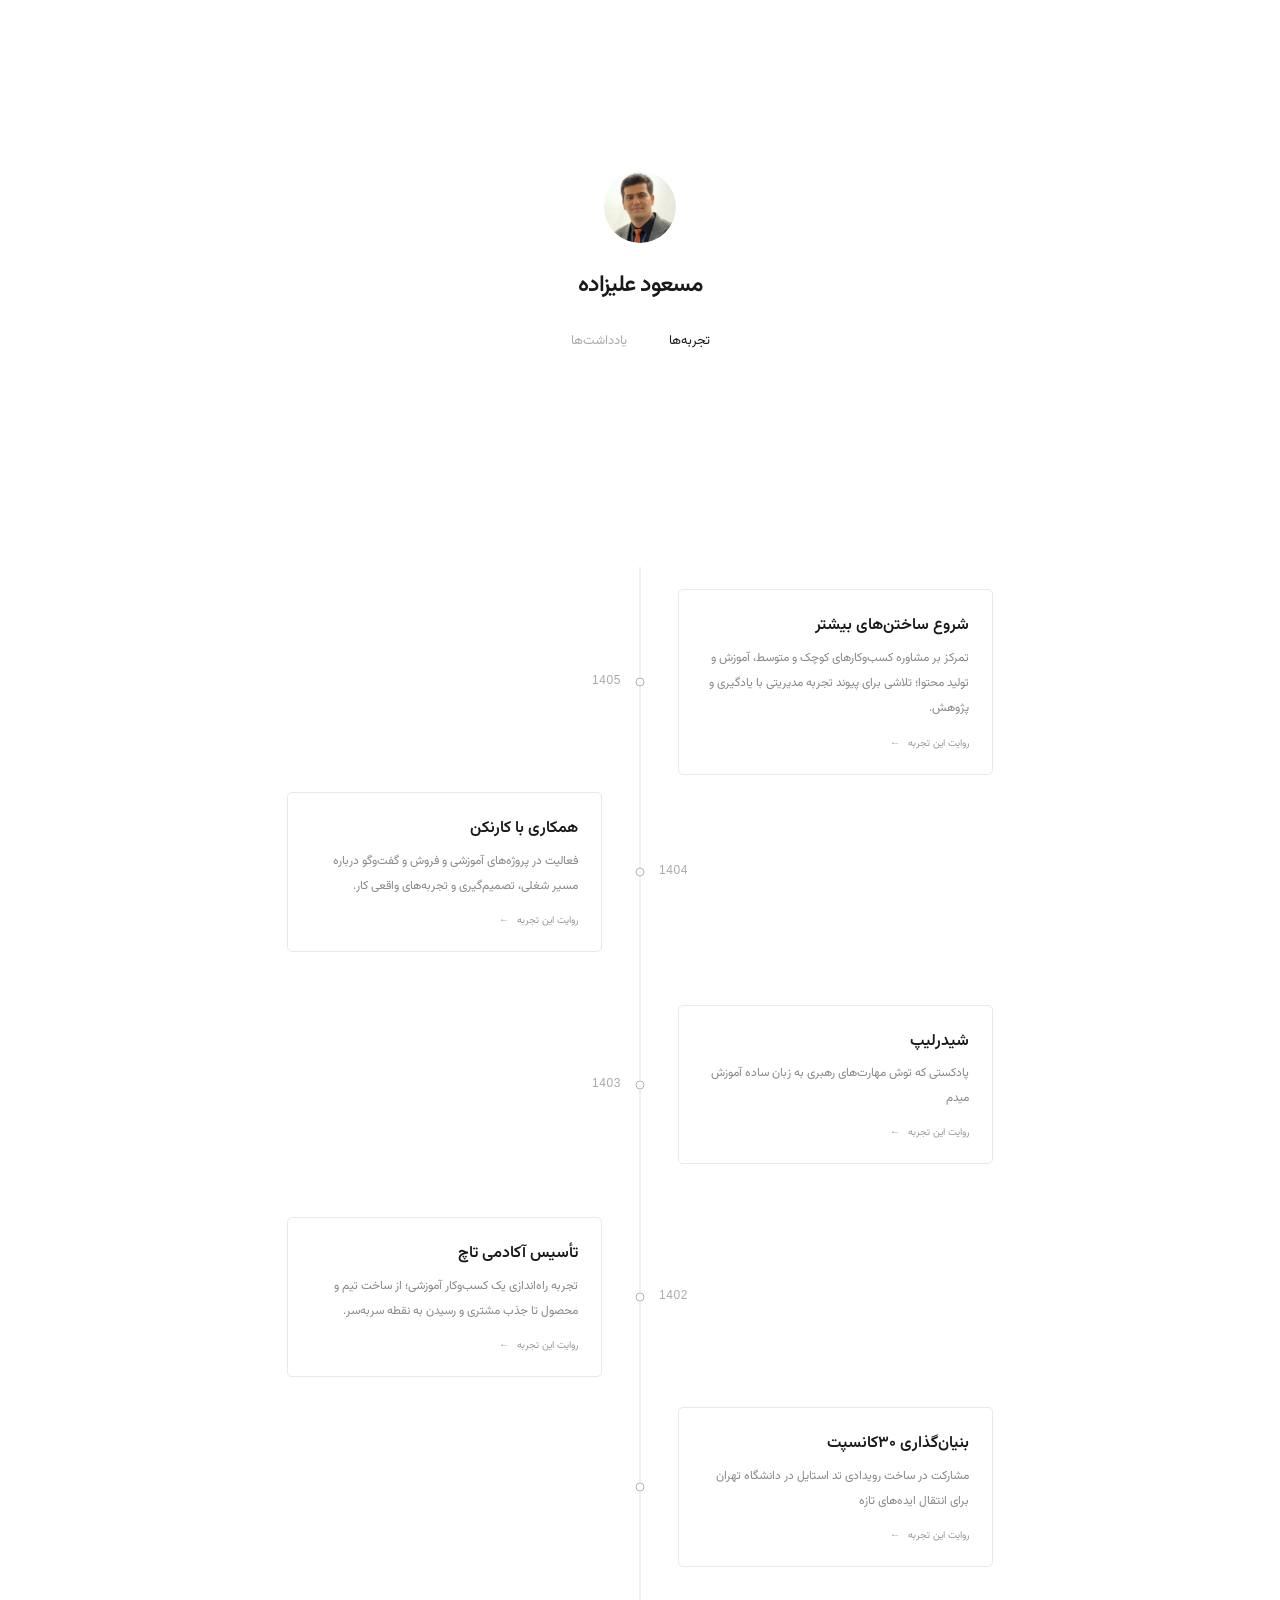
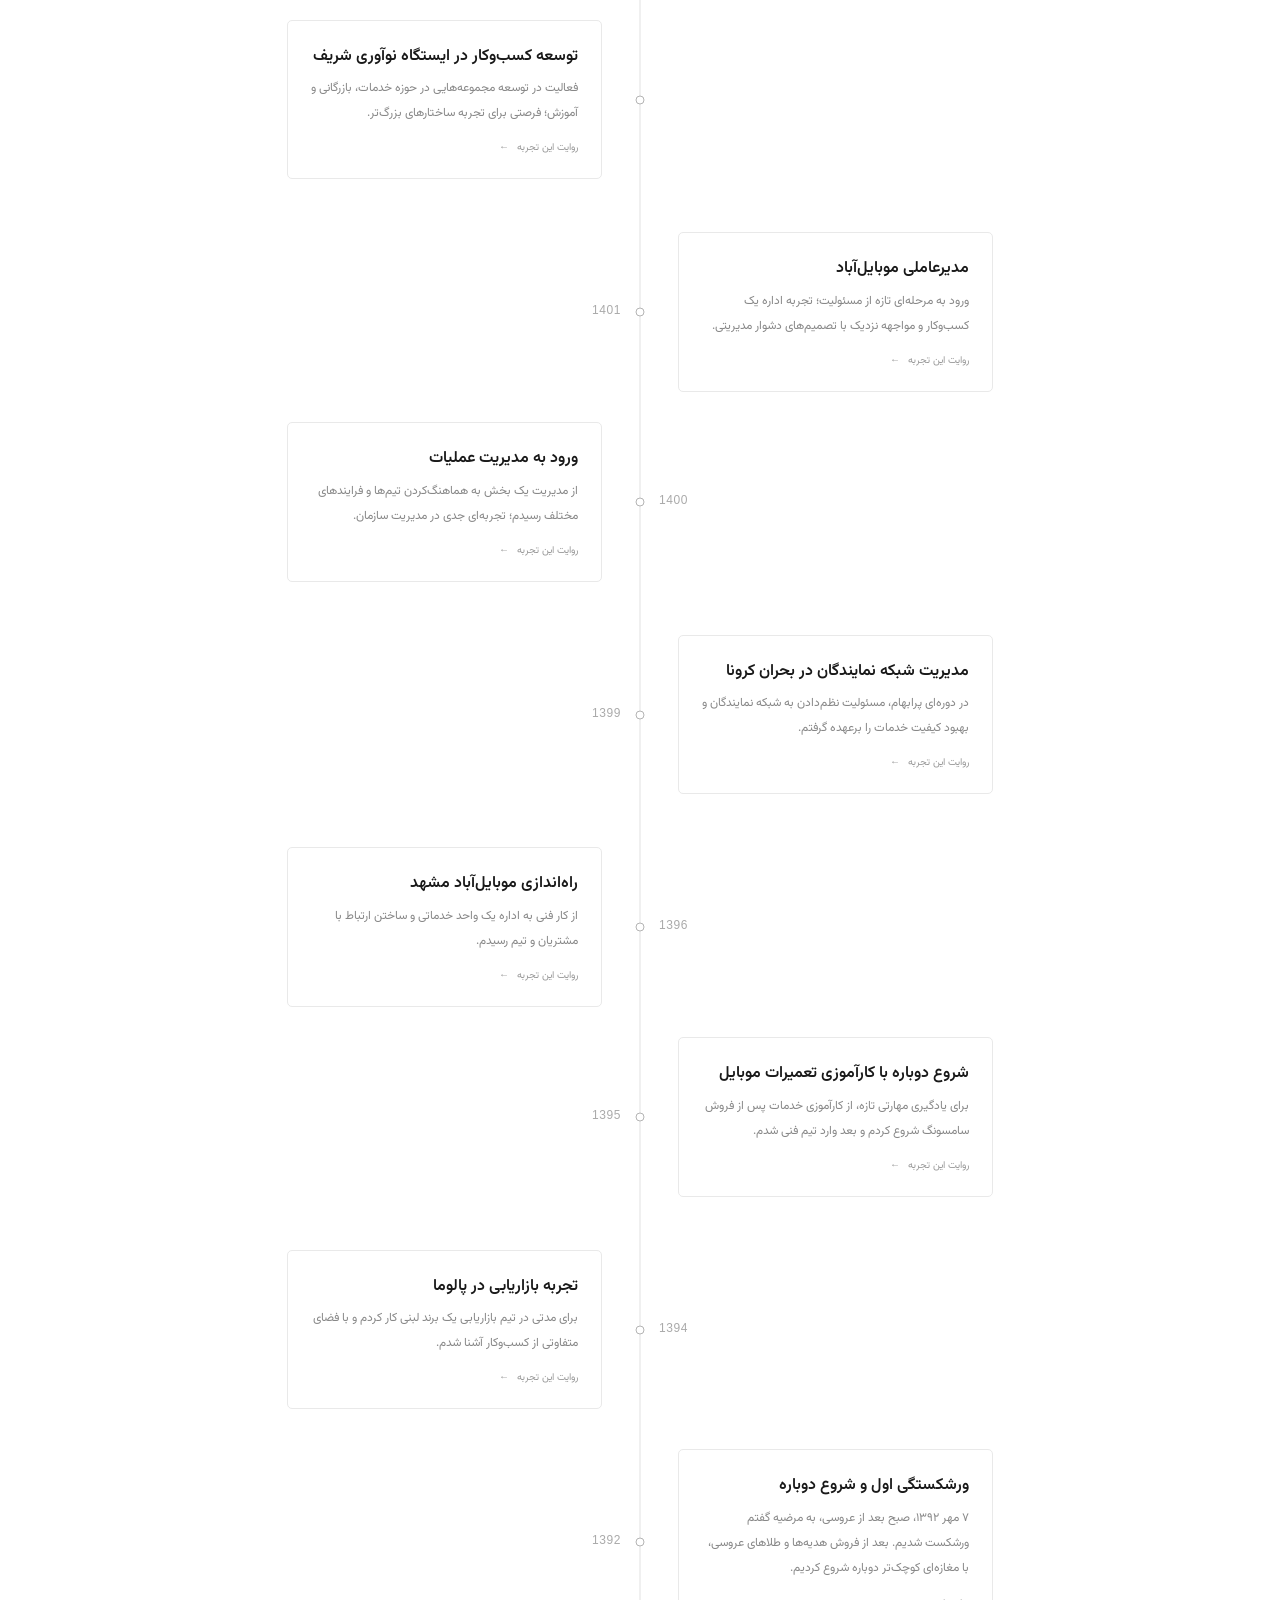
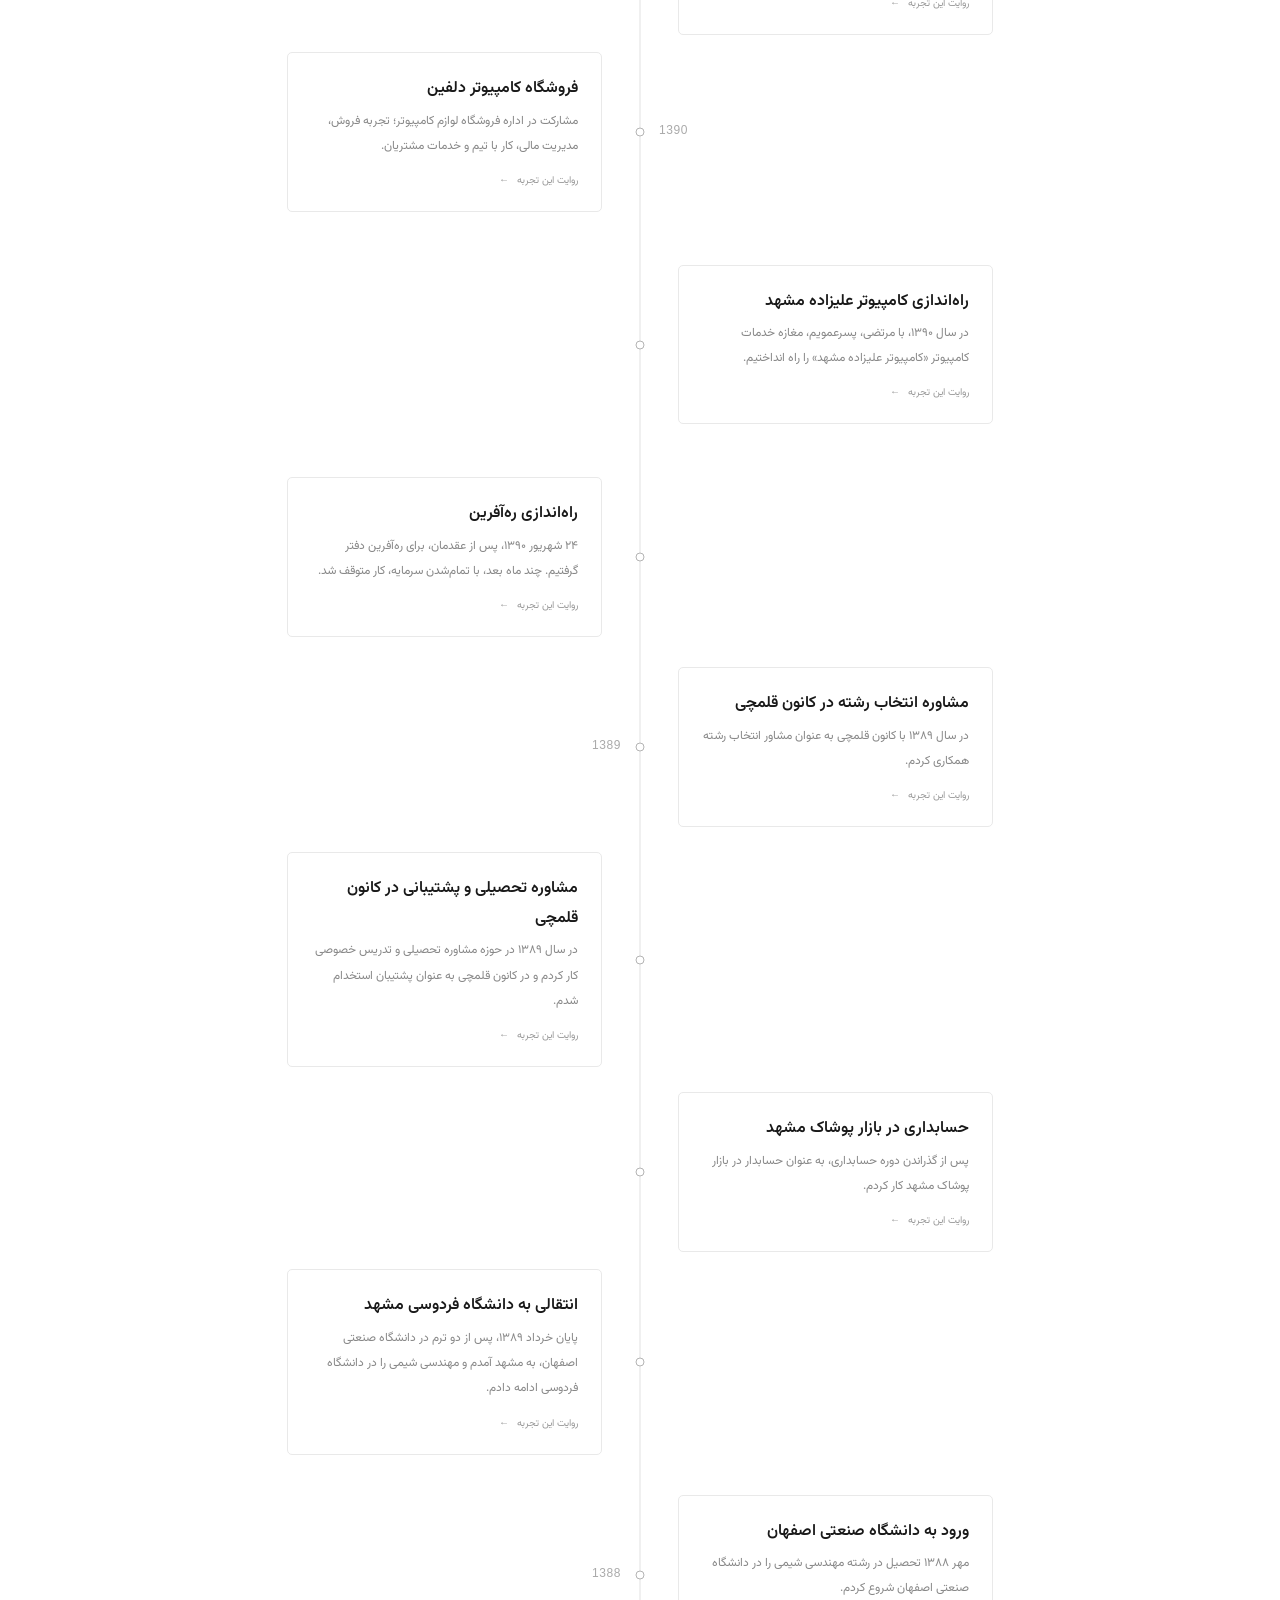
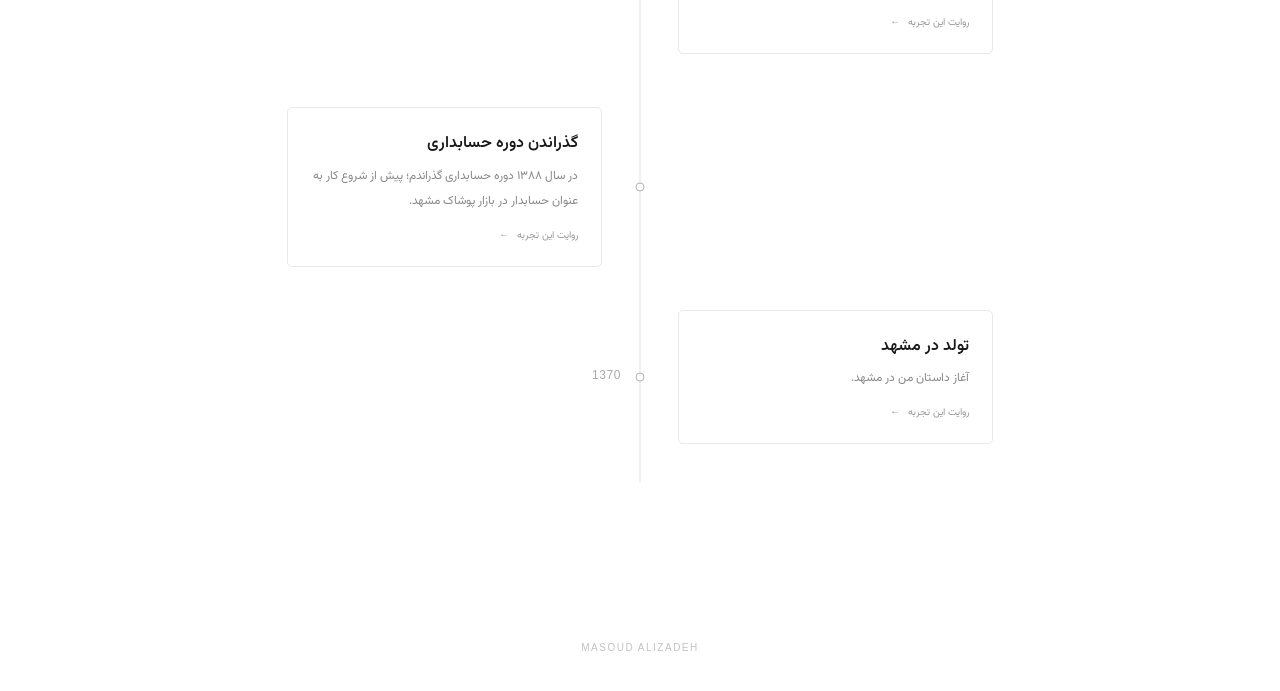
<file: index.html>
<!doctype html><html lang="fa" dir="rtl"><head><meta charset="utf-8"><meta name="viewport" content="width=device-width,initial-scale=1"><meta name="description" content="تجربه‌ها و یادداشت‌های مسعود علیزاده"><title>مسعود علیزاده — تجربه‌ها</title><link rel="stylesheet" href="./assets/style.css"></head><body data-page="experiences"><header class="identity"><img class="avatar" src="./assets/portrait.jpg" onerror="this.src='https://github.com/masoodalizade.png'" alt="مسعود علیزاده"><h1>مسعود علیزاده</h1><nav aria-label="بخش‌ها"><a class="selected" href="./">تجربه‌ها</a><a href="./notes.html">یادداشت‌ها</a></nav></header><main><section id="timeline" class="timeline" aria-label="خط زمانی تجربه‌ها"><div class="spine"></div><div id="events" aria-live="polite"></div></section></main><footer>MASOUD ALIZADEH</footer><script src="./assets/content.js?v=experiences-1" defer></script><script src="./assets/site.js?v=experiences-1" defer></script></body></html>
</file>
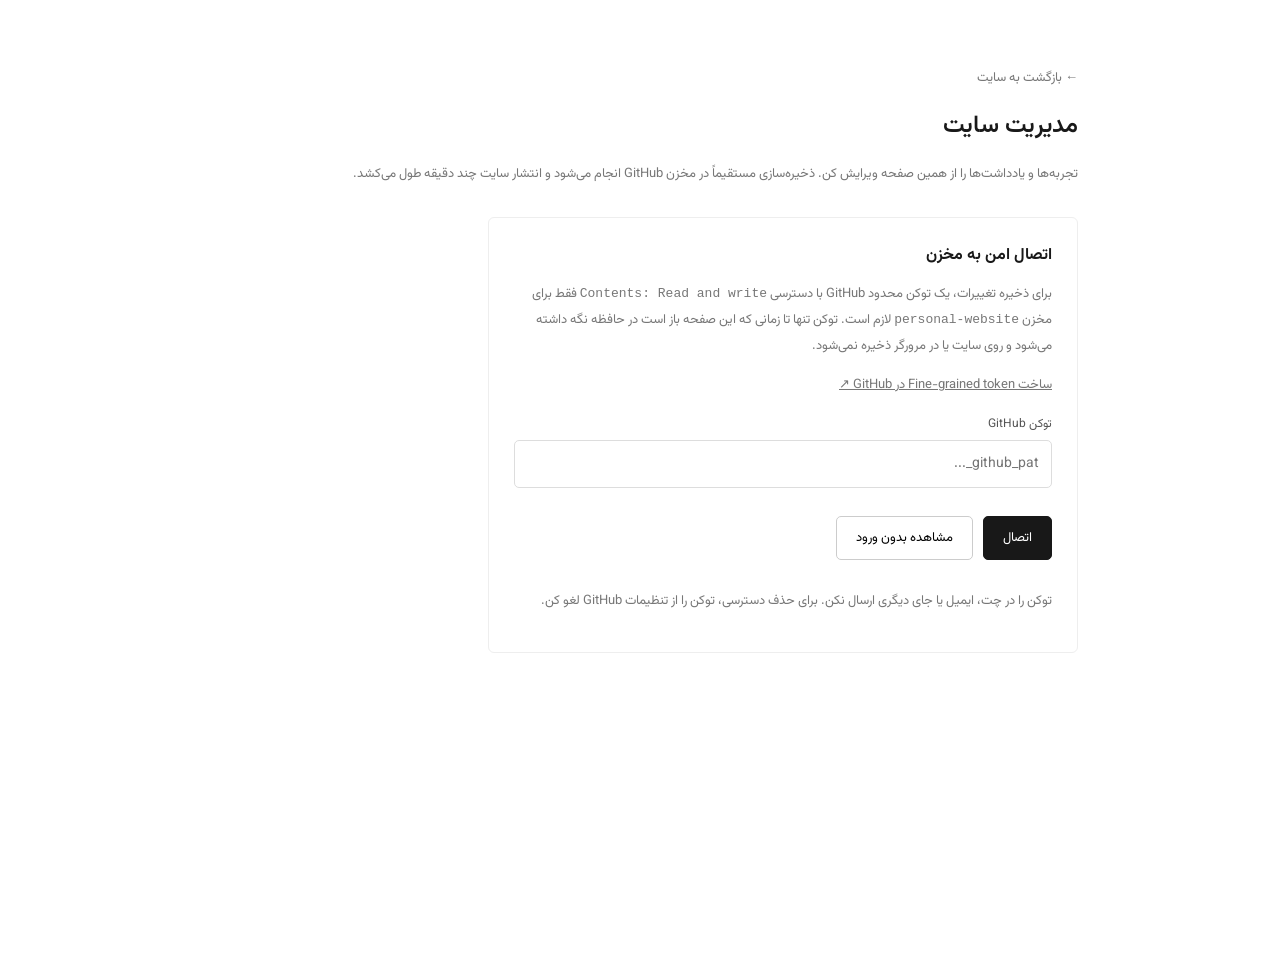
<file: admin/index.html>
<!doctype html><html lang="fa" dir="rtl"><head><meta charset="utf-8"><meta name="viewport" content="width=device-width,initial-scale=1"><title>مدیریت سایت — مسعود علیزاده</title><link rel="stylesheet" href="../assets/style.css"><link rel="stylesheet" href="./style.css"><style>
.admin{max-width:920px;margin:65px auto;padding:0 22px 80px}.admin h1{font-size:24px;font-weight:600}.admin p,.muted{color:#777;font-size:13px;line-height:2}.admin input,.admin textarea,.admin select{display:block;width:100%;border:1px solid #ddd;border-radius:5px;padding:12px;font:inherit;font-size:14px;background:white;color:#222}.admin textarea{min-height:100px;resize:vertical}.admin label{display:block;font-size:12px;margin:17px 0 7px;color:#555}.admin button{border:1px solid #ccc;border-radius:5px;background:white;padding:11px 19px;font:inherit;font-size:13px;cursor:pointer}.admin button.primary{background:#181818;color:#fff;border-color:#181818}.admin button:disabled{opacity:.4;cursor:not-allowed}.toolbar{display:flex;gap:10px;flex-wrap:wrap;margin:28px 0}.cols{display:grid;grid-template-columns:240px 1fr;gap:30px}.items{display:flex;flex-direction:column;gap:7px}.items button{text-align:right;line-height:1.7}.items button.active{border-color:#222;background:#f8f8f8}.editor{border:1px solid #eee;border-radius:6px;padding:25px}.line{display:flex;gap:12px}.line>div{flex:1}.status{font-size:13px;color:#666;min-height:24px}.danger{color:#b33}.login{max-width:590px;padding:25px;border:1px solid #eee;border-radius:6px;margin-top:30px}.hidden{display:none!important}a{color:inherit}code{direction:ltr;display:inline-block}input[type=checkbox]{width:auto;display:inline-block;vertical-align:middle;margin-left:8px}@media(max-width:700px){.cols{grid-template-columns:1fr}.editor{padding:15px}.admin{margin-top:30px}}
</style></head><body><main class="admin"><a href="../" class="muted">← بازگشت به سایت</a><h1>مدیریت سایت</h1><p>تجربه‌ها و یادداشت‌ها را از همین صفحه ویرایش کن. ذخیره‌سازی مستقیماً در مخزن GitHub انجام می‌شود و انتشار سایت چند دقیقه طول می‌کشد.</p><section id="login" class="login"><strong>اتصال امن به مخزن</strong><p>برای ذخیره تغییرات، یک توکن محدود GitHub با دسترسی <code>Contents: Read and write</code> فقط برای مخزن <code>personal-website</code> لازم است. توکن تنها تا زمانی که این صفحه باز است در حافظه نگه داشته می‌شود و روی سایت یا در مرورگر ذخیره نمی‌شود.</p><p><a href="https://github.com/settings/personal-access-tokens/new" target="_blank" rel="noopener" style="text-decoration:underline">ساخت Fine-grained token در GitHub ↗</a></p><label for="token">توکن GitHub</label><input id="token" type="password" autocomplete="off" placeholder="github_pat_..."><div class="toolbar"><button id="connect" class="primary">اتصال</button><button id="readonly">مشاهده بدون ورود</button></div><p class="muted">توکن را در چت، ایمیل یا جای دیگری ارسال نکن. برای حذف دسترسی، توکن را از تنظیمات GitHub لغو کن.</p></section><section id="workspace" class="hidden"><div class="toolbar"><button id="tab-events" class="primary">تجربه‌ها</button><button id="tab-notes">یادداشت‌ها</button><button id="new">+ مورد جدید</button><button id="save" class="primary">ذخیره در سایت</button><button id="logout">خروج</button></div><p id="status" class="status" role="status" aria-live="polite"></p><div class="cols"><div class="items" id="items"></div><div class="editor" id="editor"></div></div></section></main><script src="../assets/content.js?v=experiences-1" defer></script><script src="./app.js?v=experiences-1" defer></script></body></html>
</file>
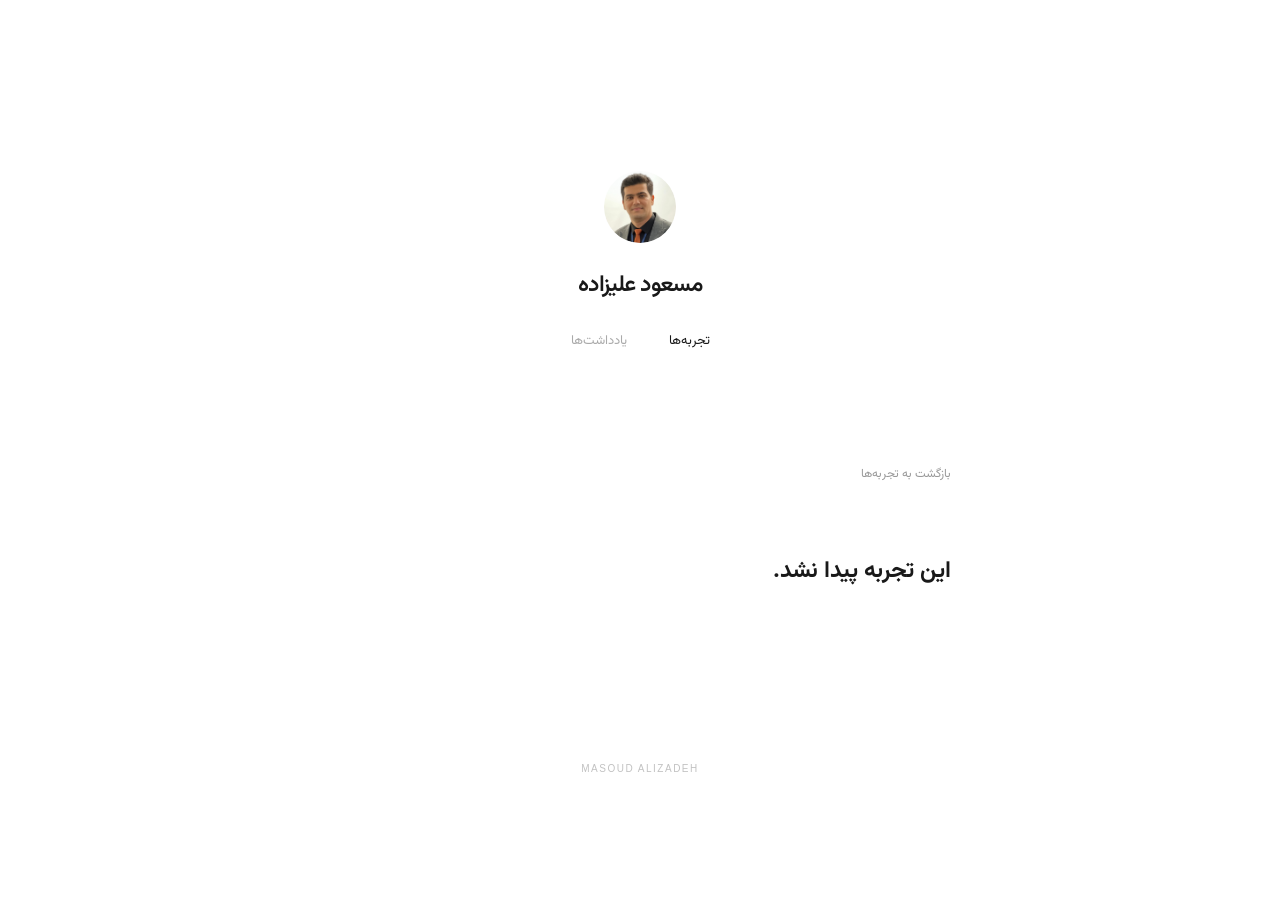
<file: experience.html>
<!doctype html>
<html lang="fa" dir="rtl">
<head>
  <meta charset="utf-8">
  <meta name="viewport" content="width=device-width,initial-scale=1">
  <meta name="description" content="روایت تجربه‌های مسعود علیزاده">
  <title>تجربه — مسعود علیزاده</title>
  <link rel="stylesheet" href="./assets/style.css">
</head>
<body data-page="experience">
  <header class="identity compact">
    <a href="./"><img class="avatar" src="./assets/portrait.jpg" onerror="this.src='https://github.com/masoodalizade.png'" alt="مسعود علیزاده"></a>
    <h1>مسعود علیزاده</h1>
    <nav aria-label="بخش‌ها"><a class="selected" href="./" aria-current="page">تجربه‌ها</a><a href="./notes.html">یادداشت‌ها</a></nav>
  </header>
  <main><article id="experience" class="post experience-post" aria-live="polite"></article></main>
  <footer>MASOUD ALIZADEH</footer>
  <script src="./assets/content.js?v=experiences-1" defer></script>
  <script src="./assets/site.js?v=experiences-1" defer></script>
</body>
</html>
</file>
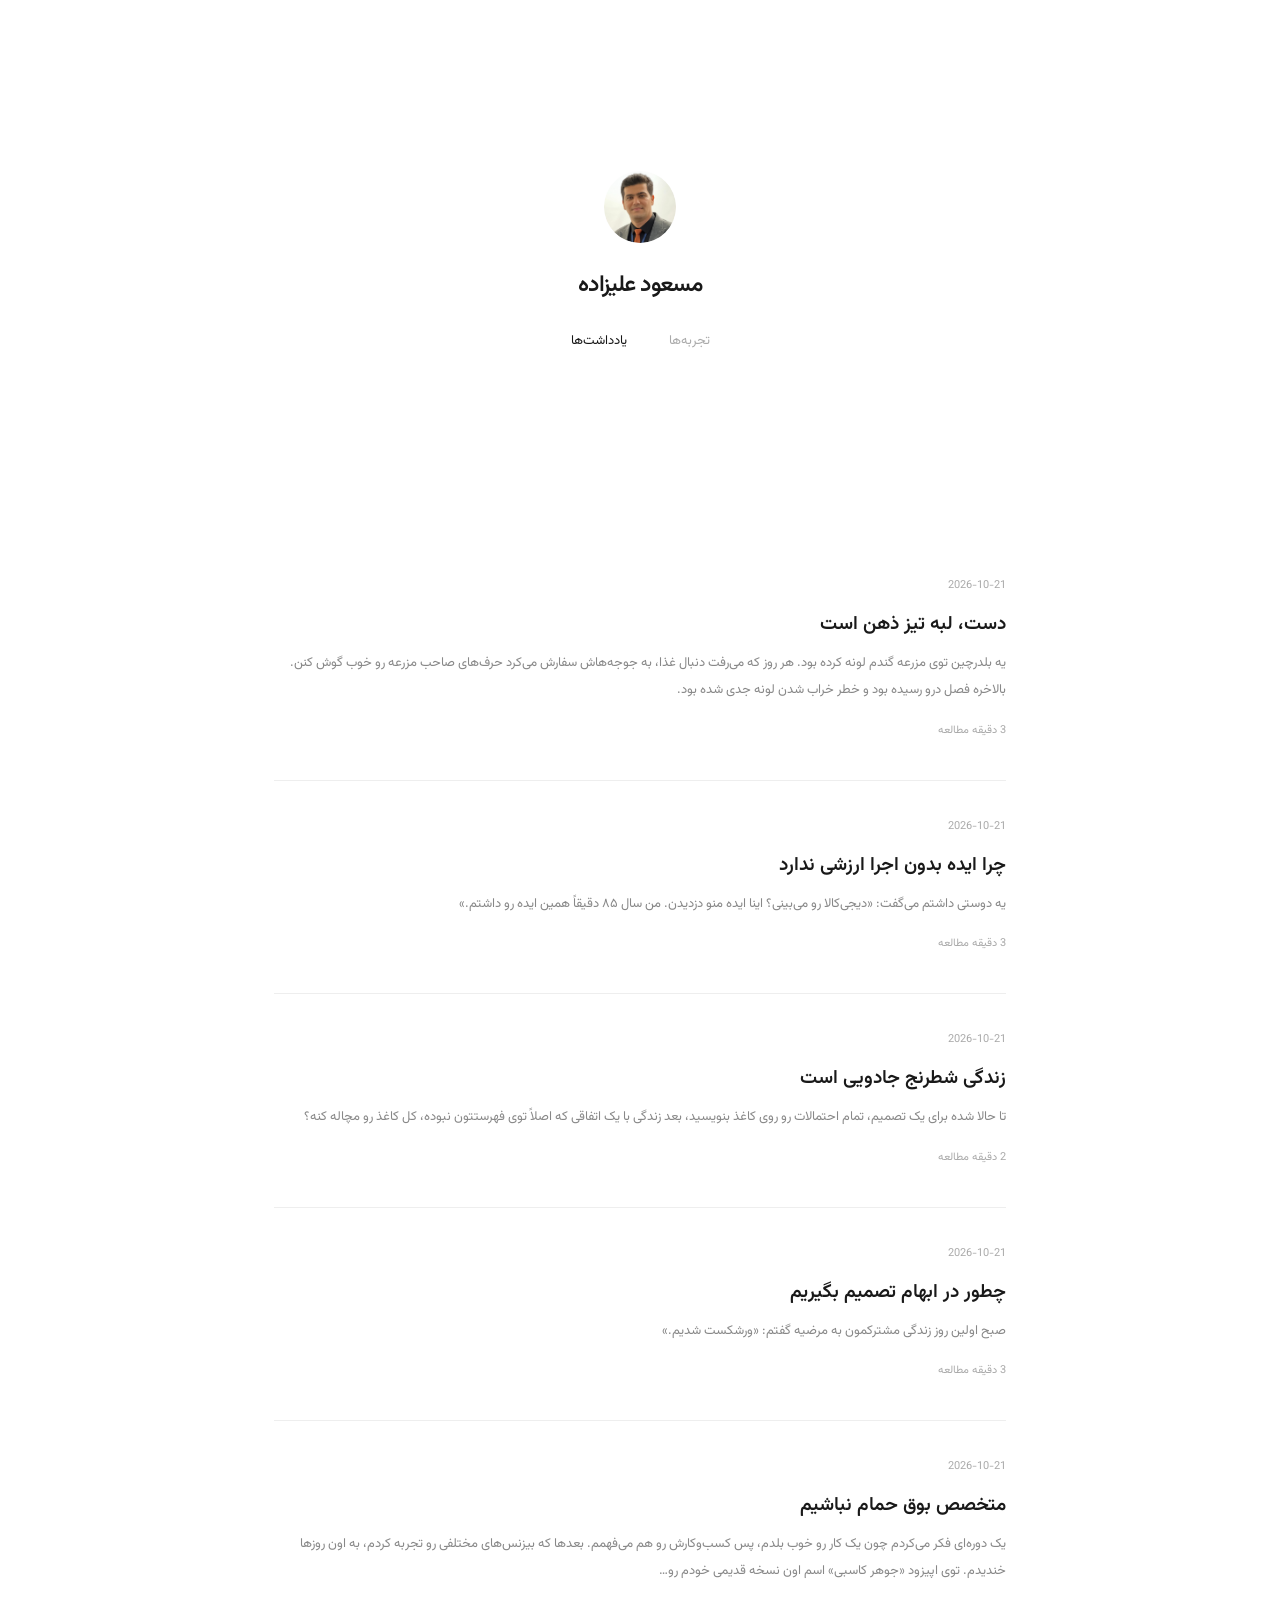
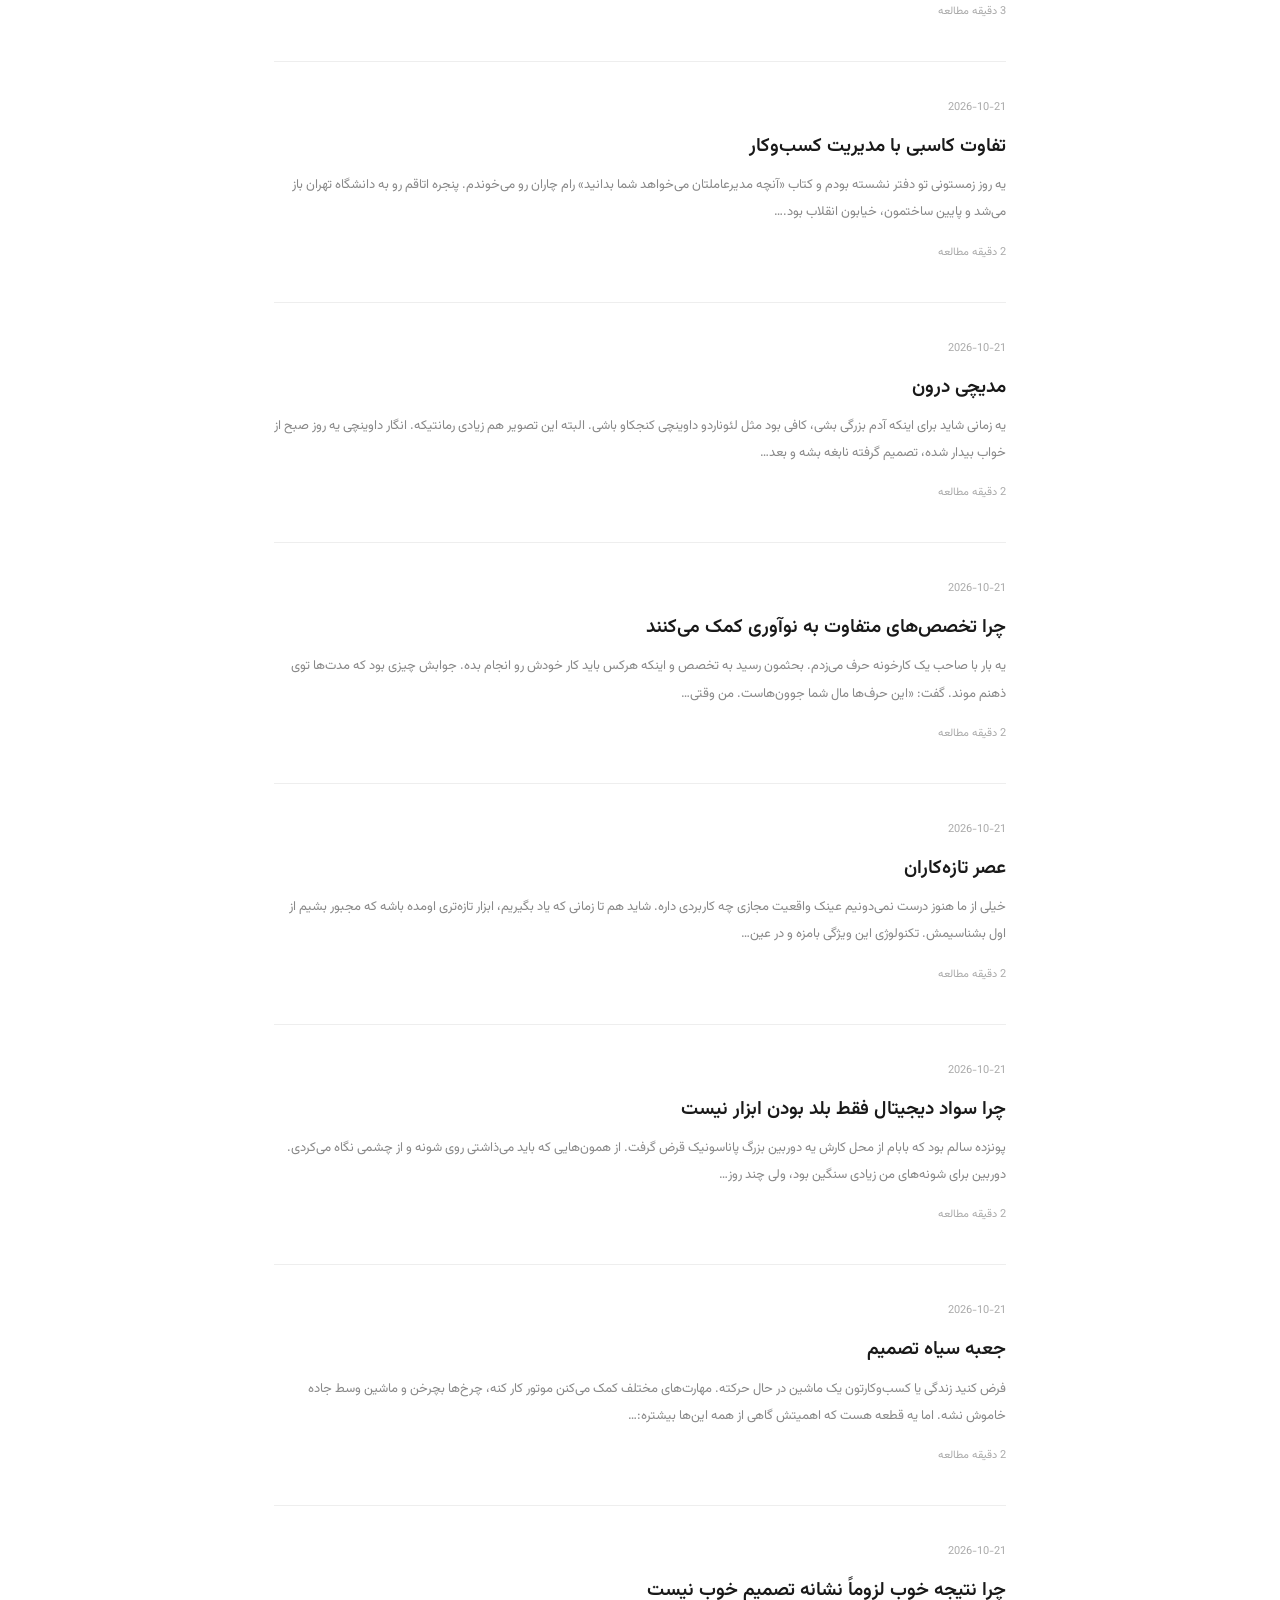
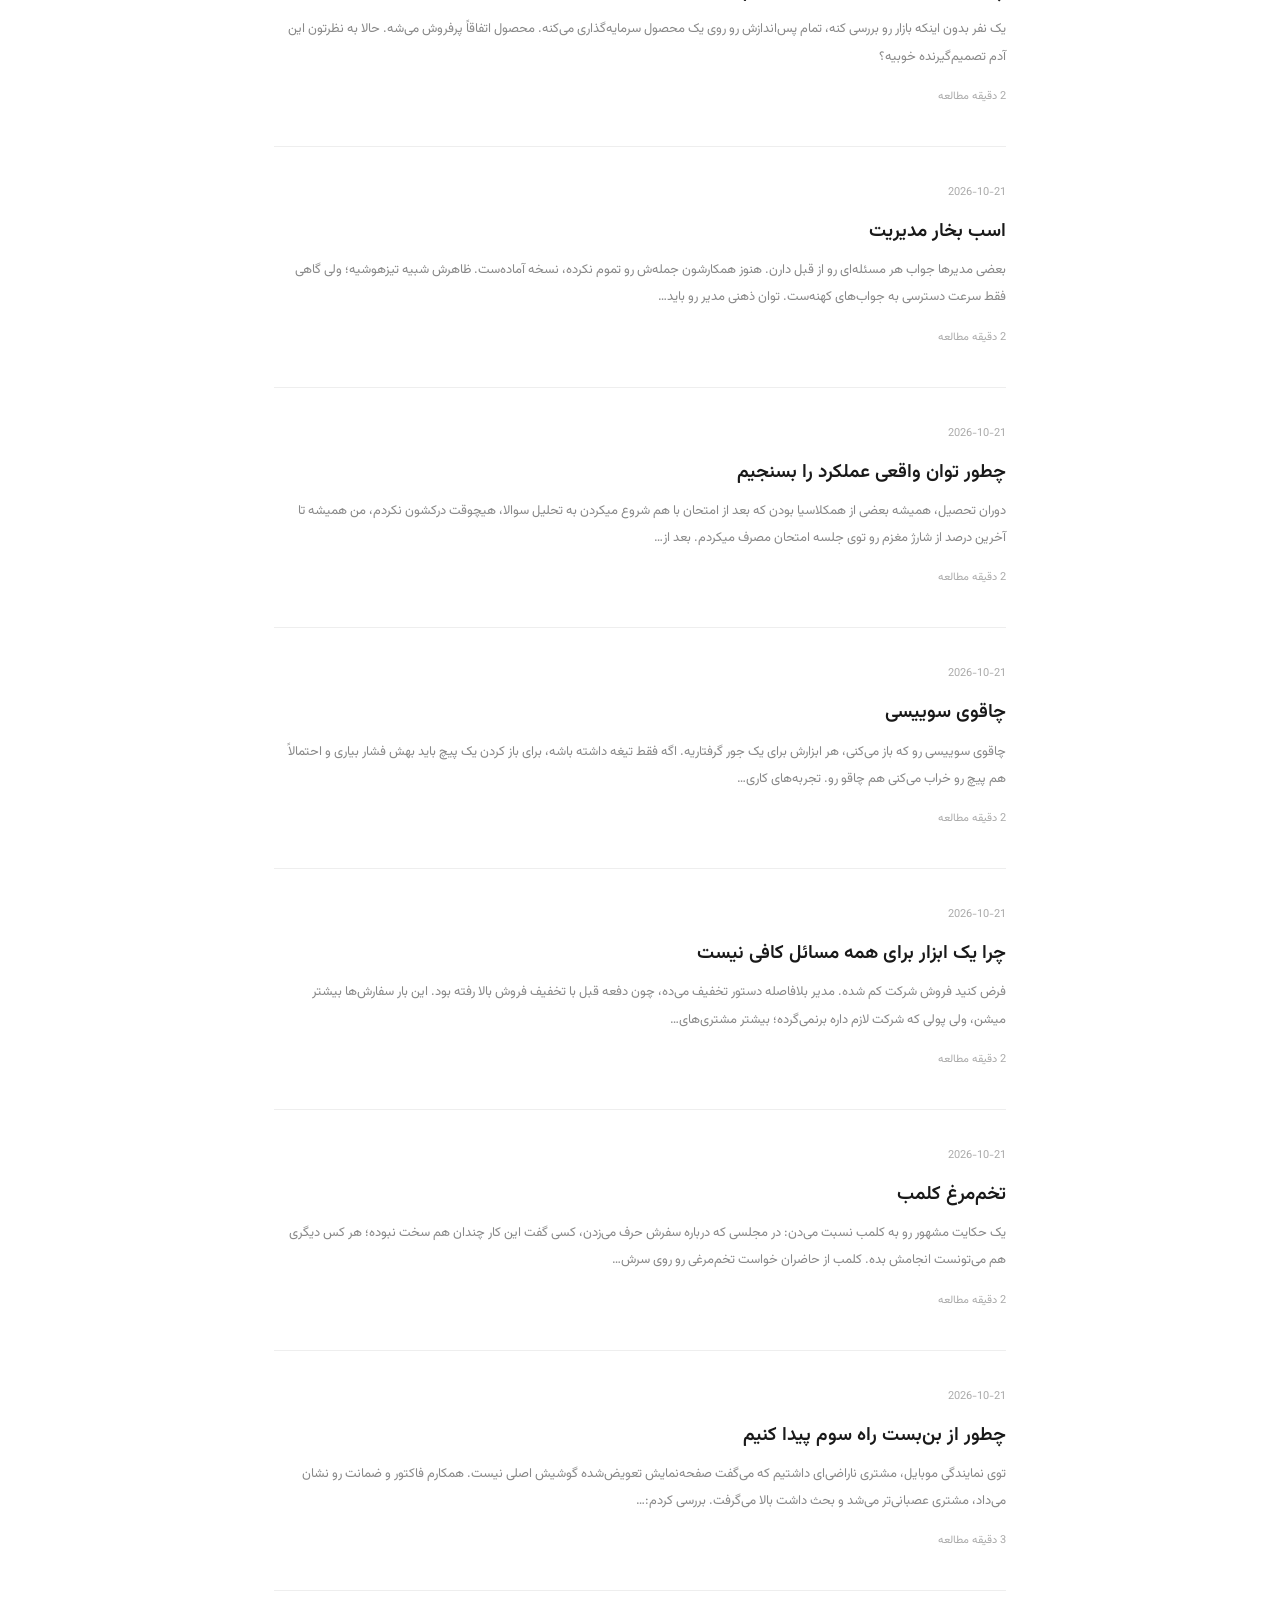
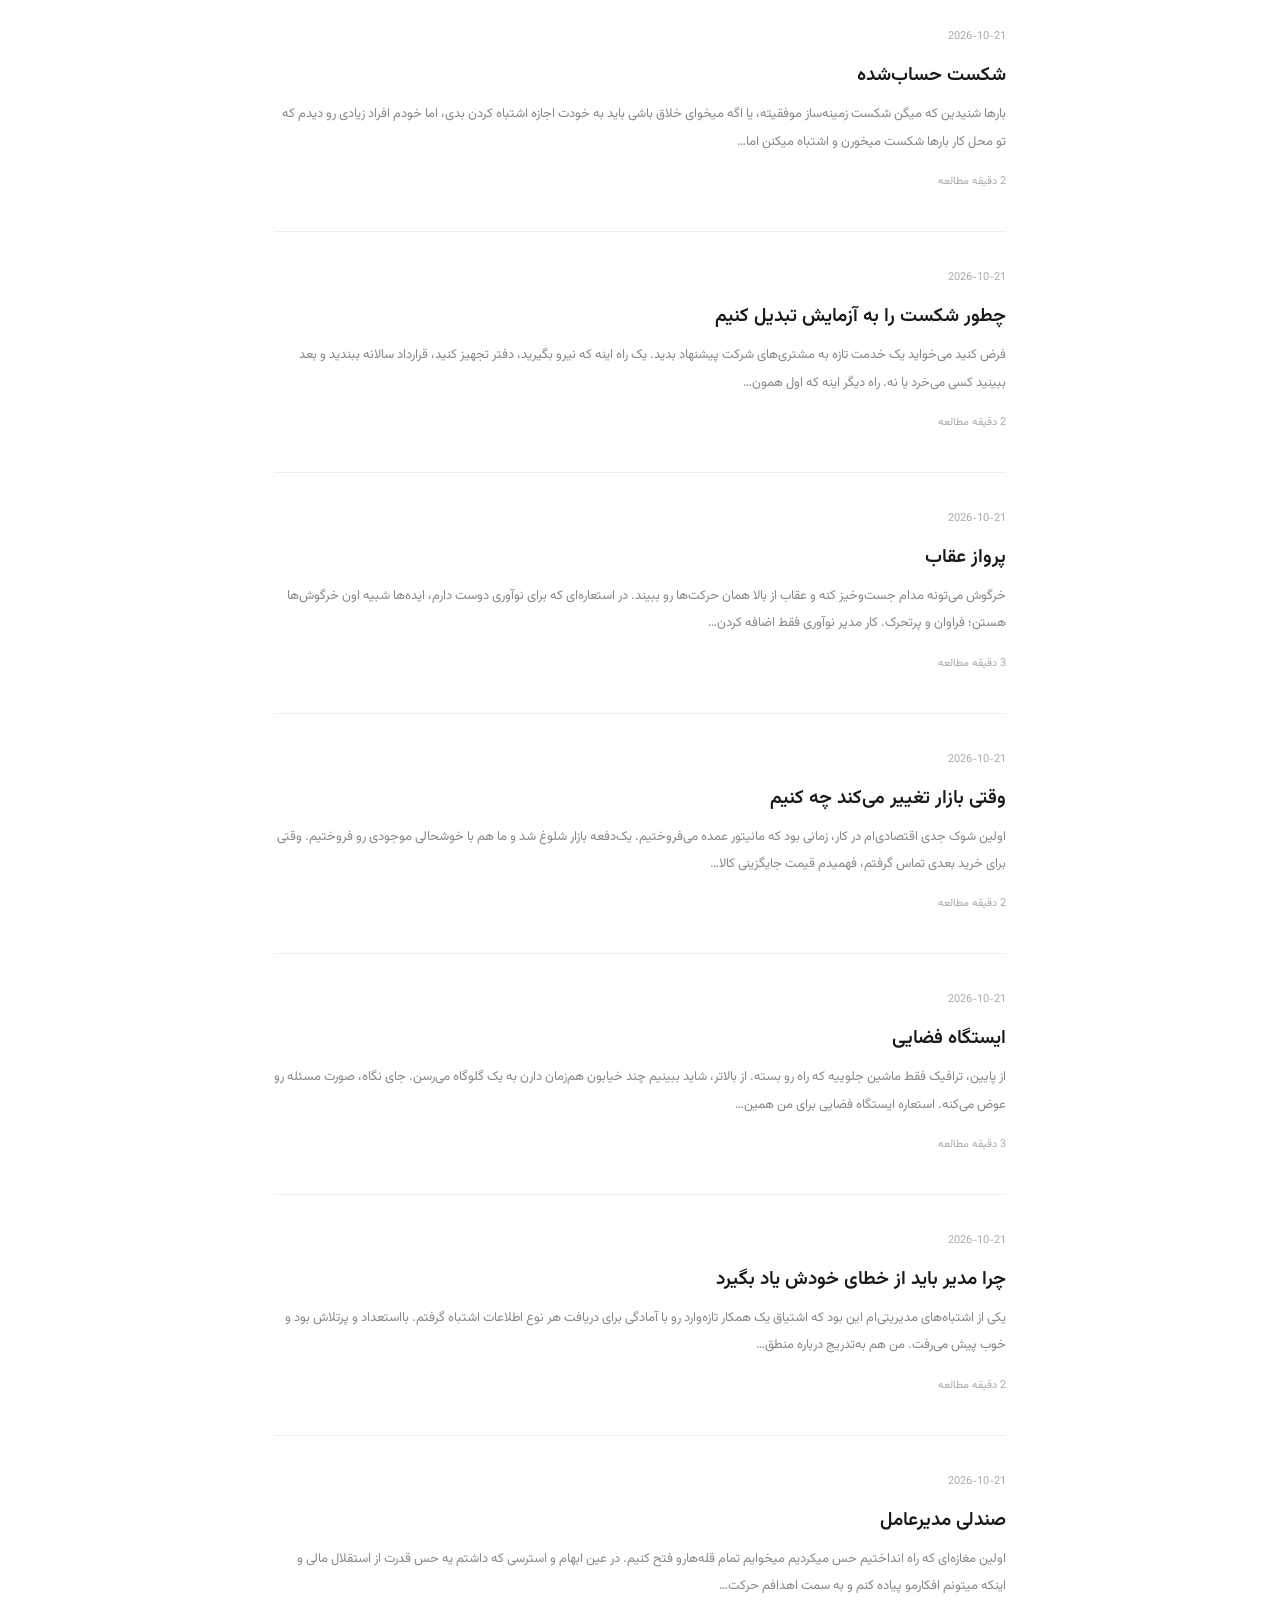
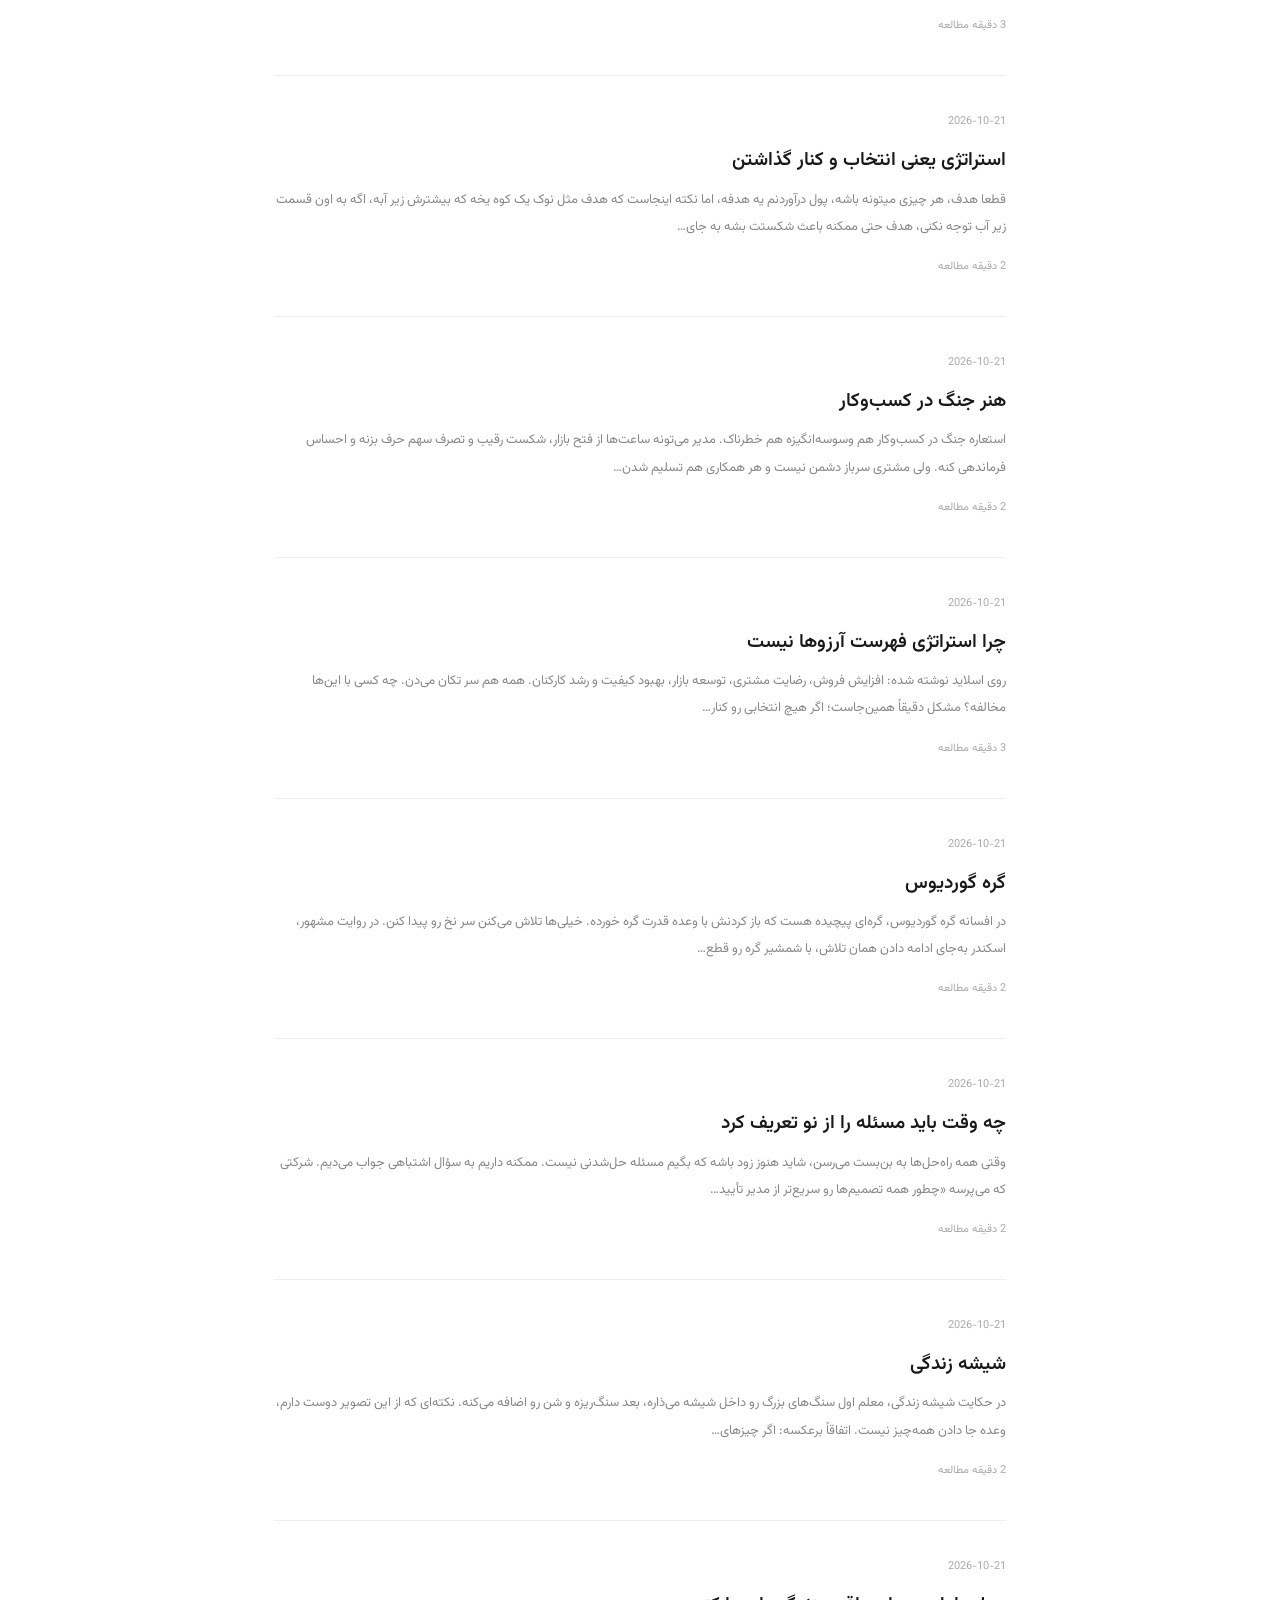
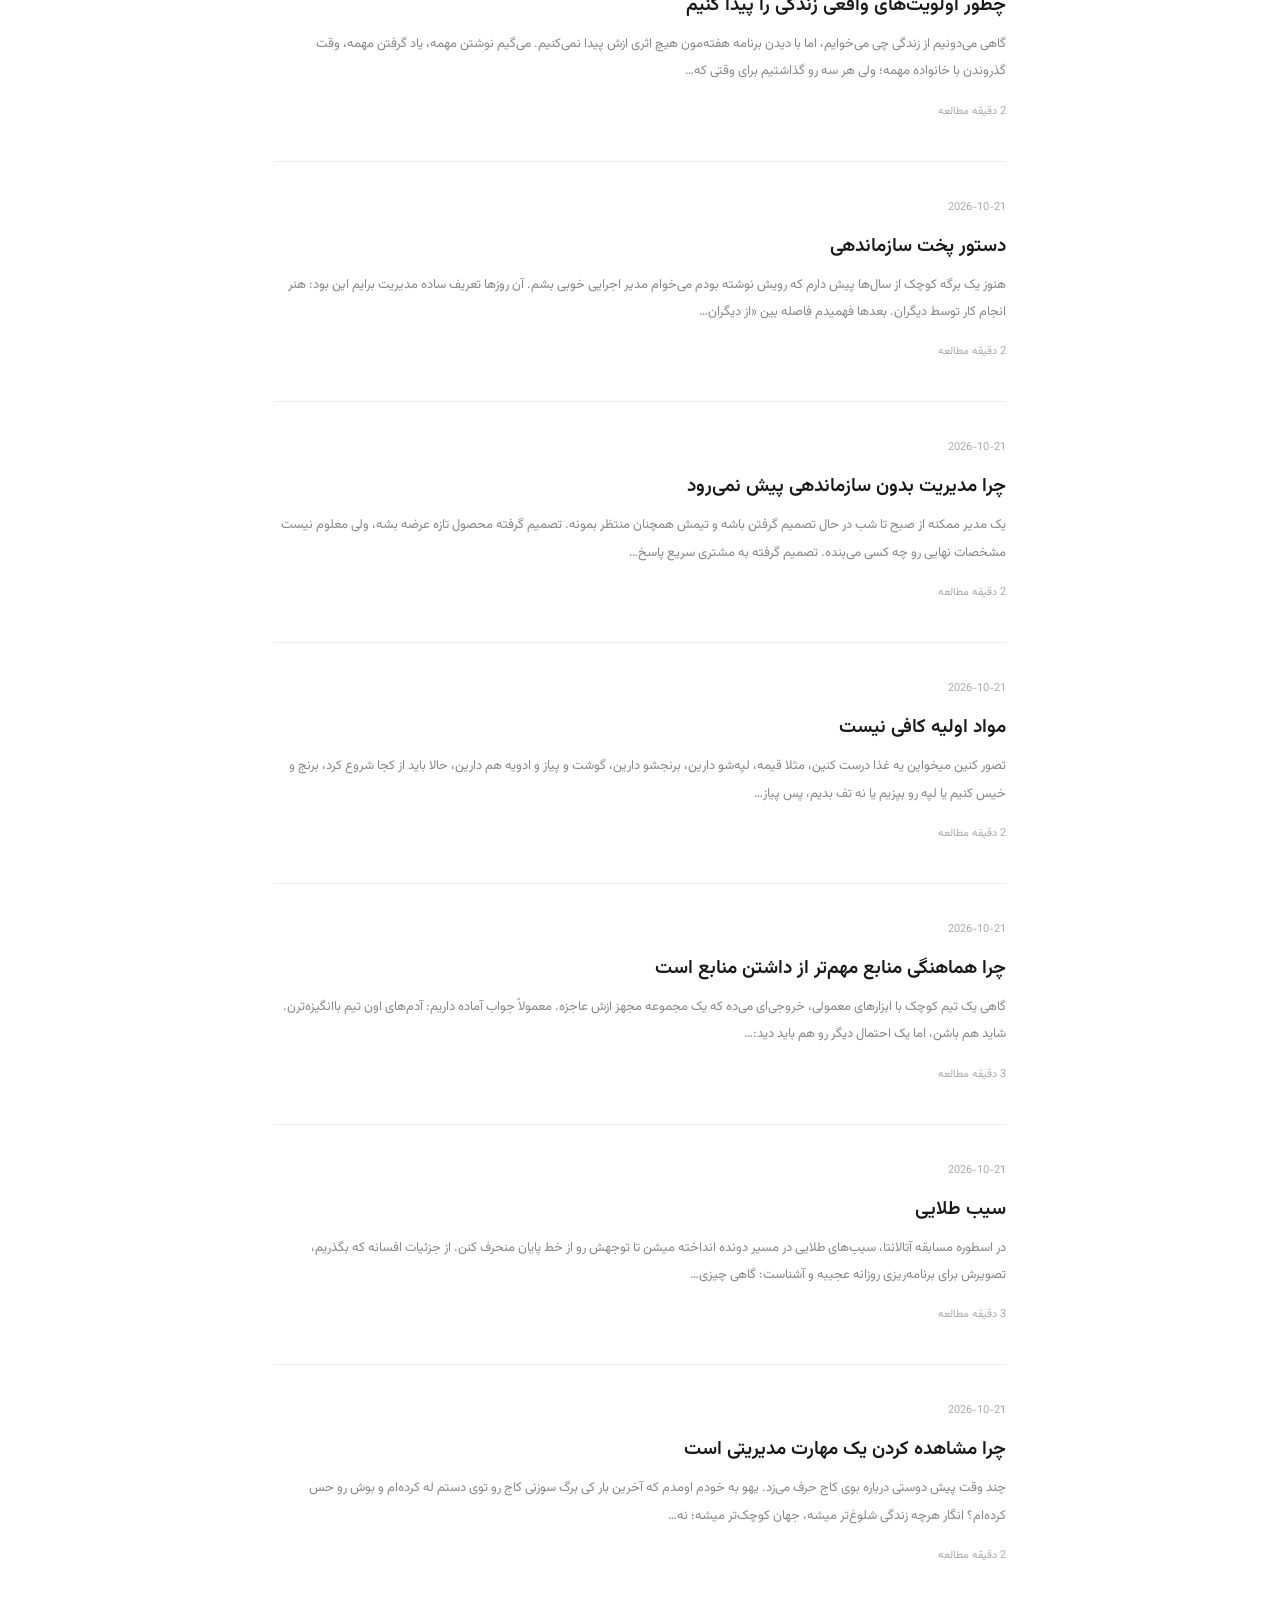
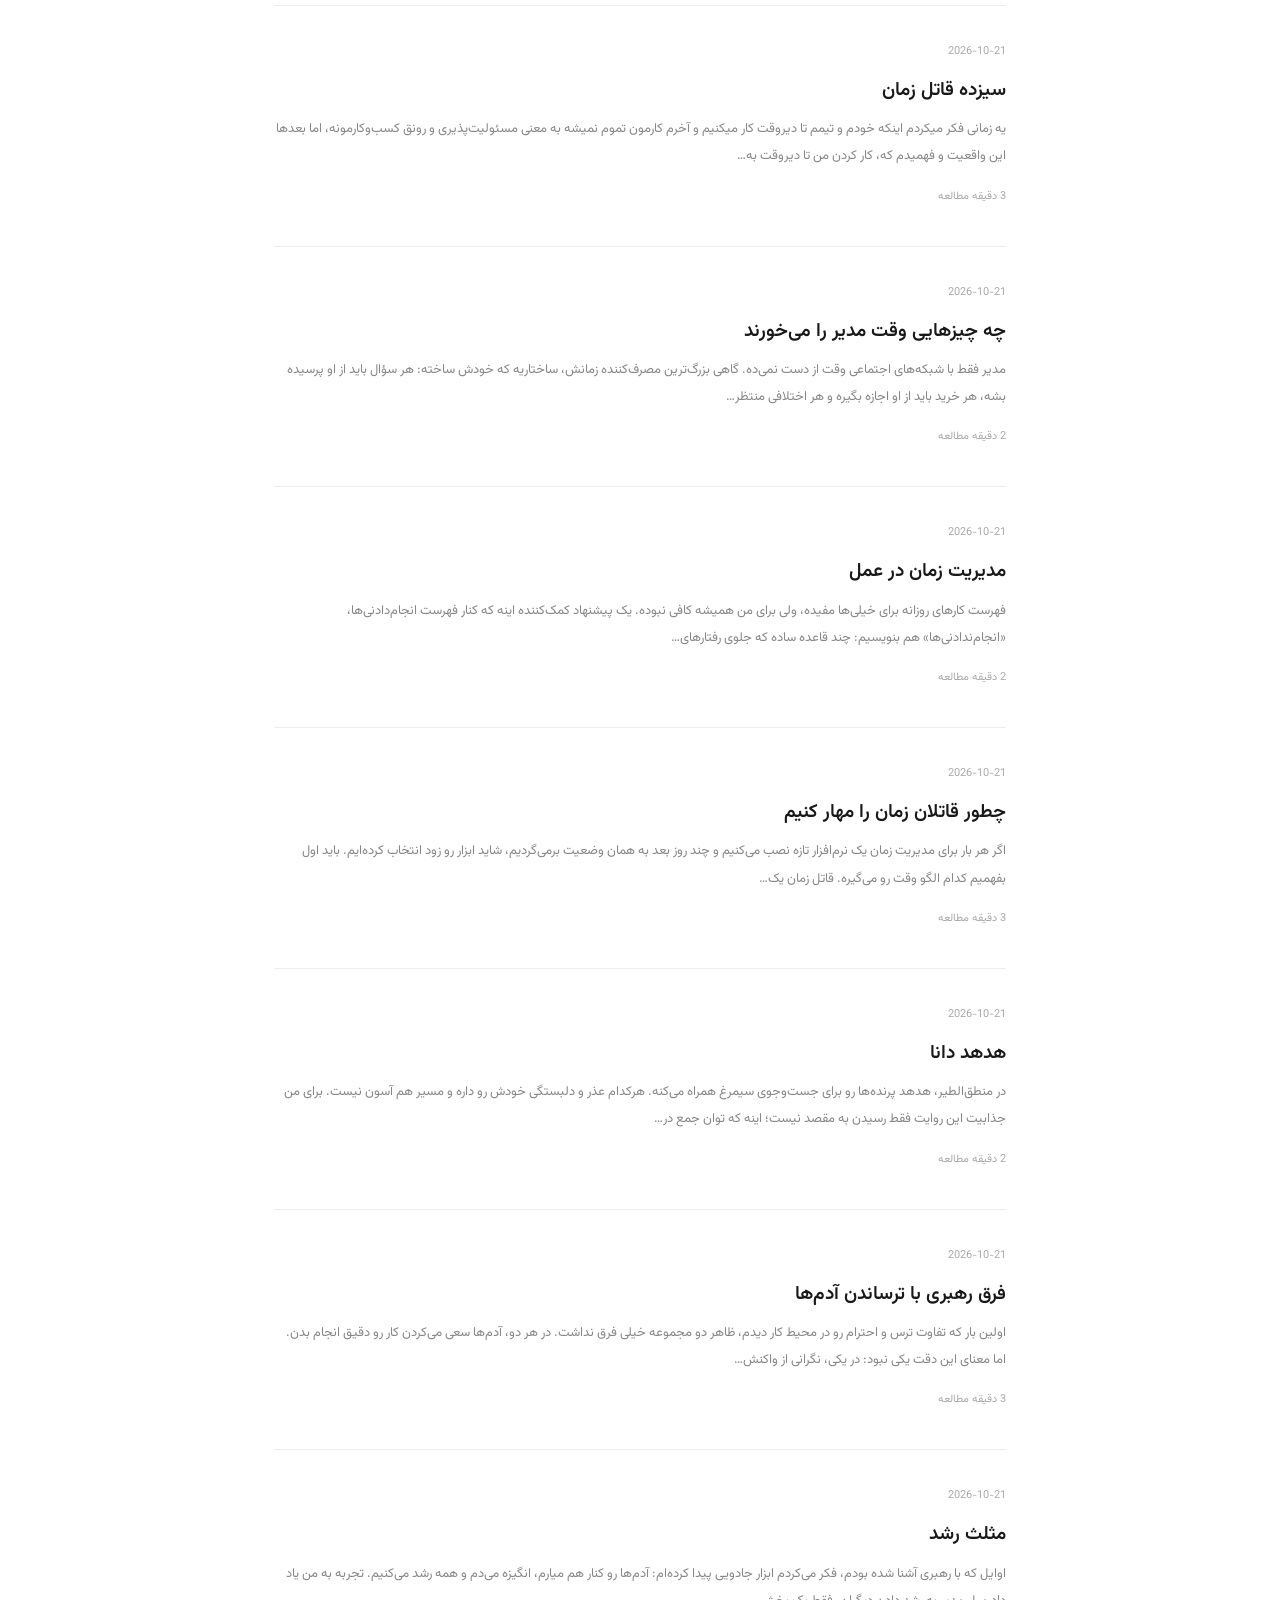
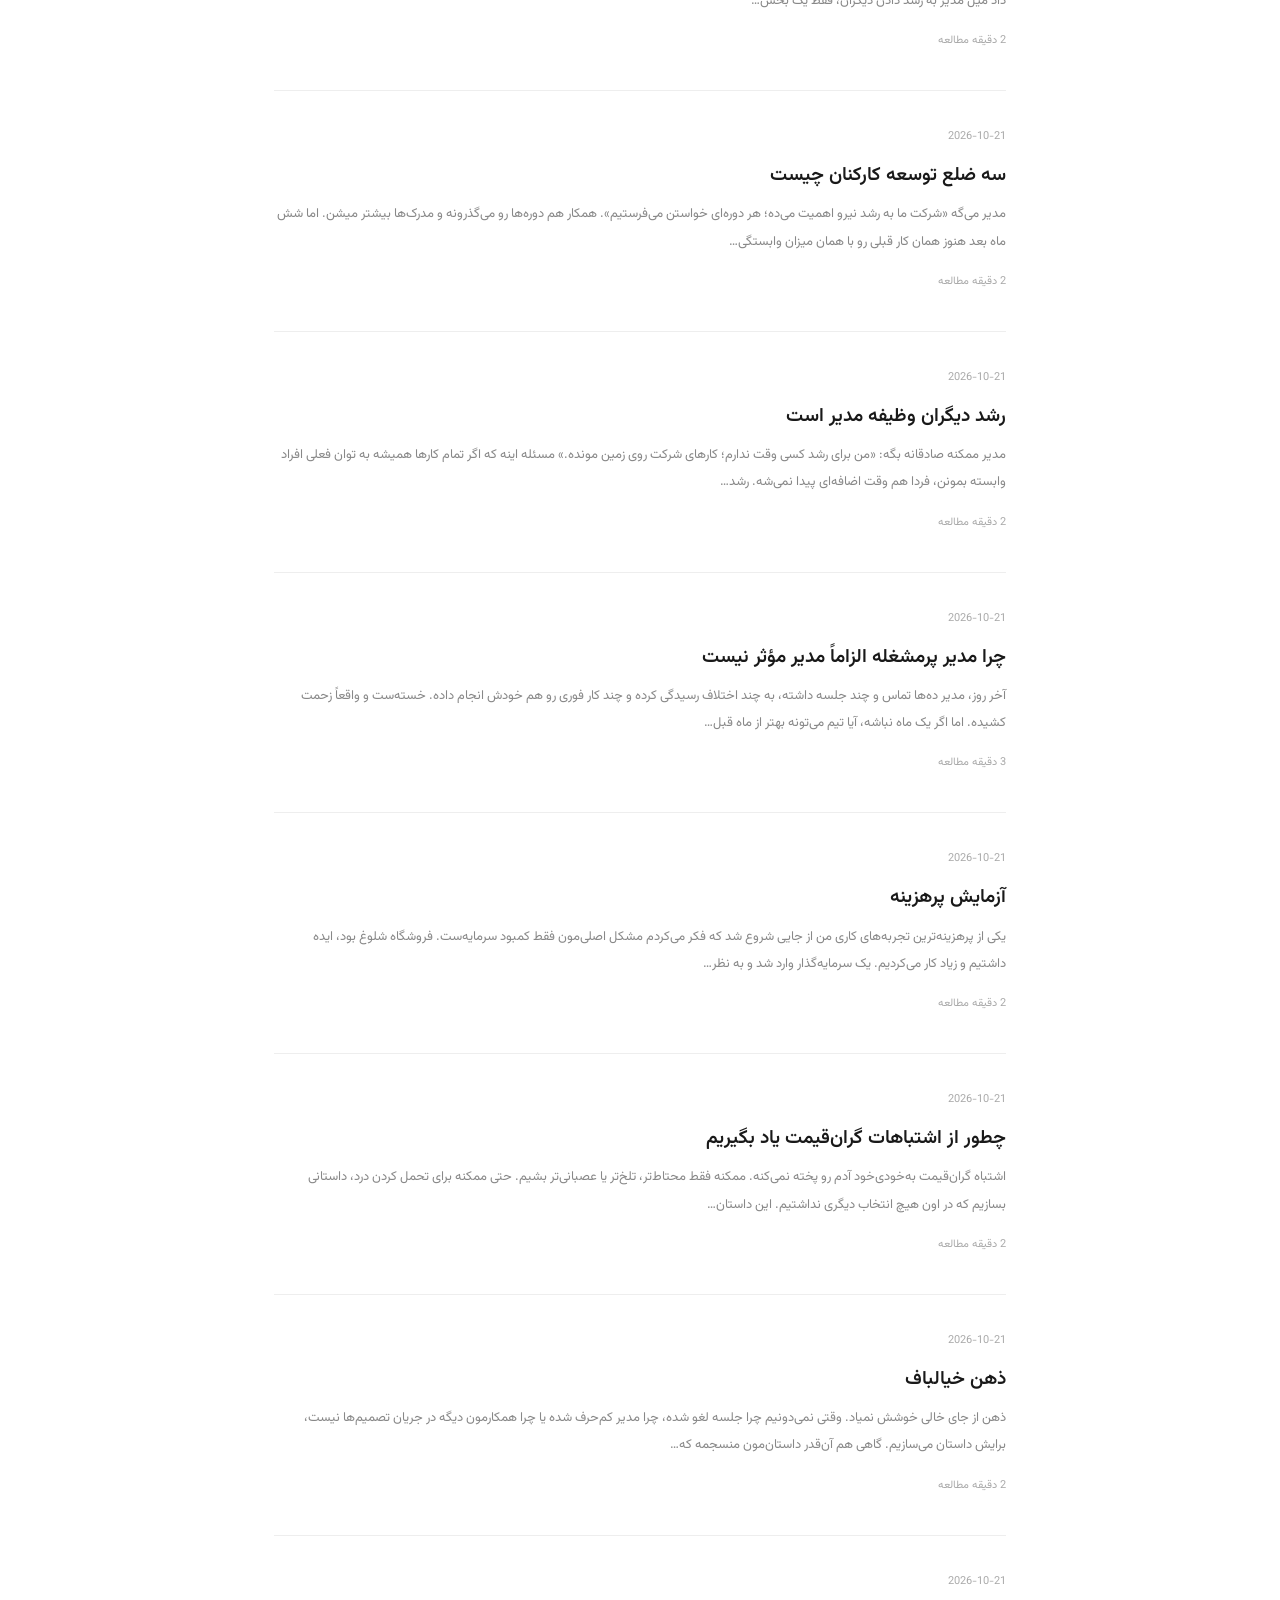
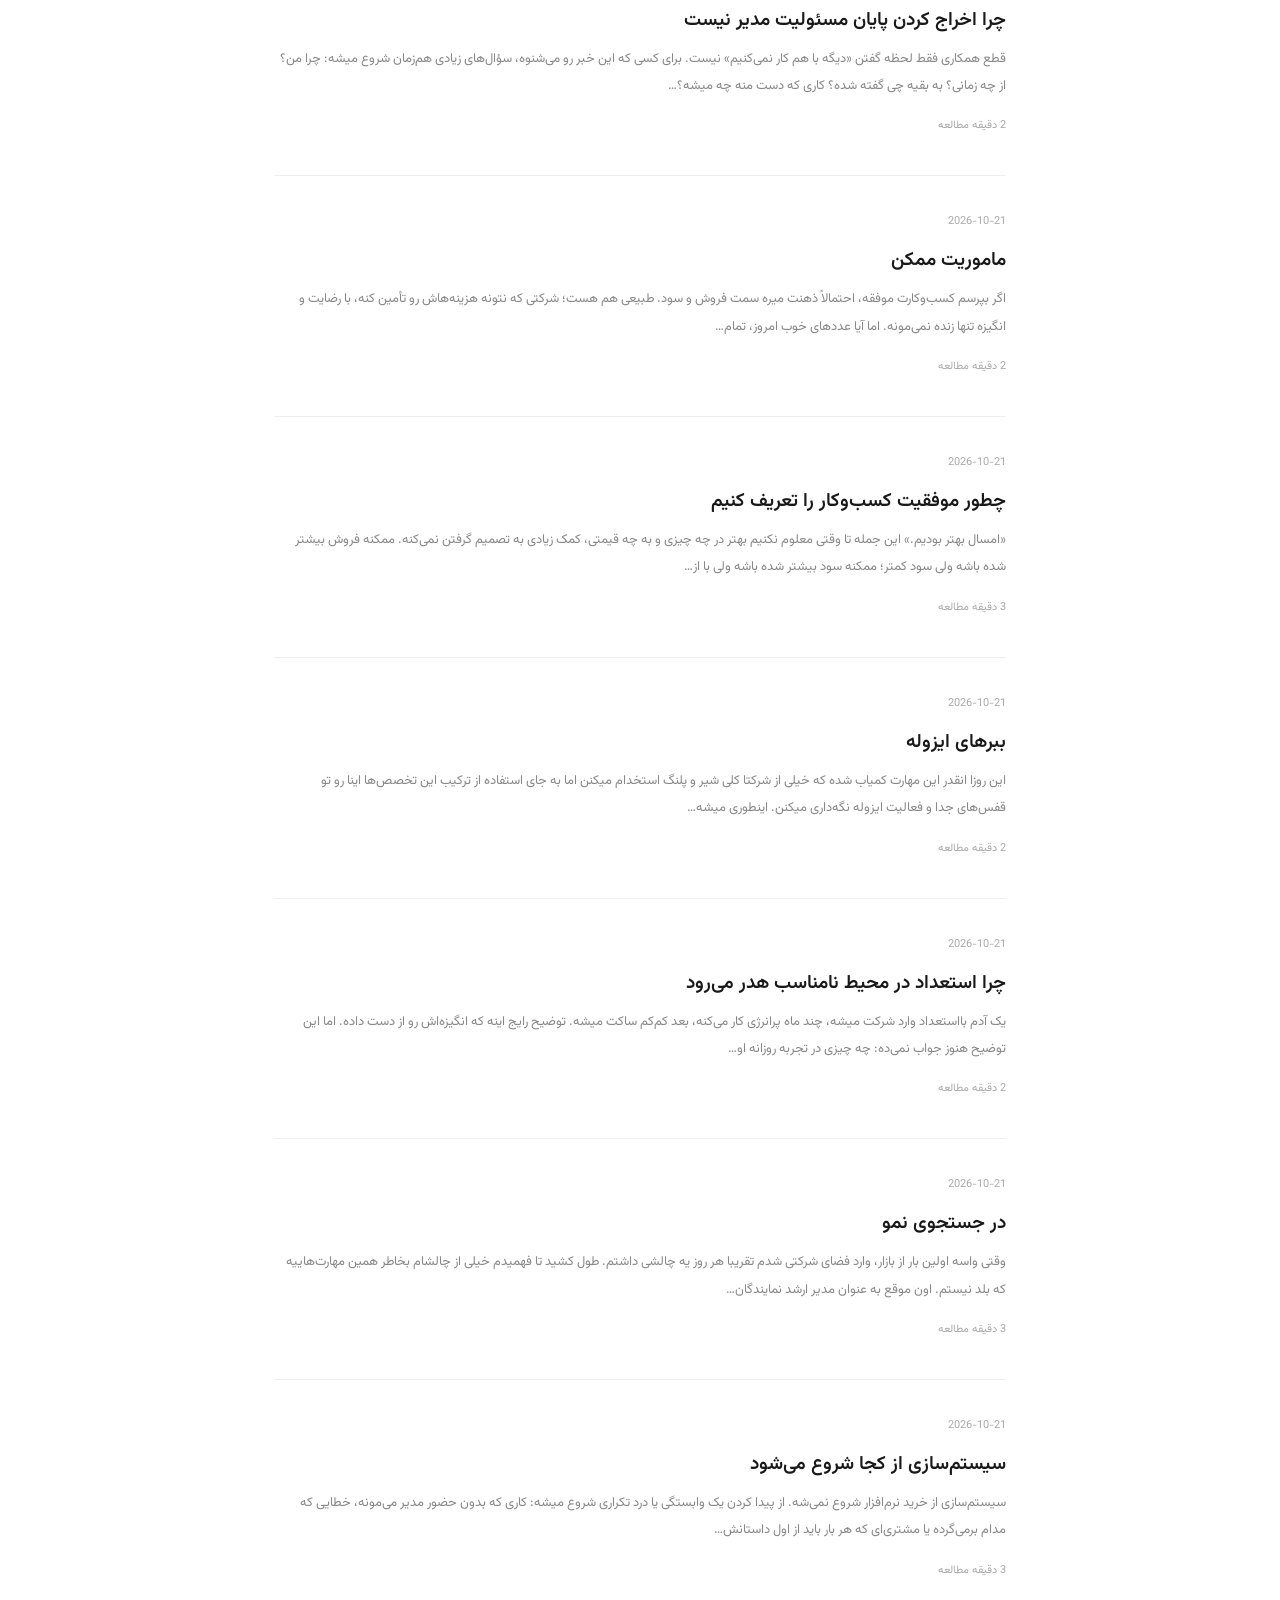
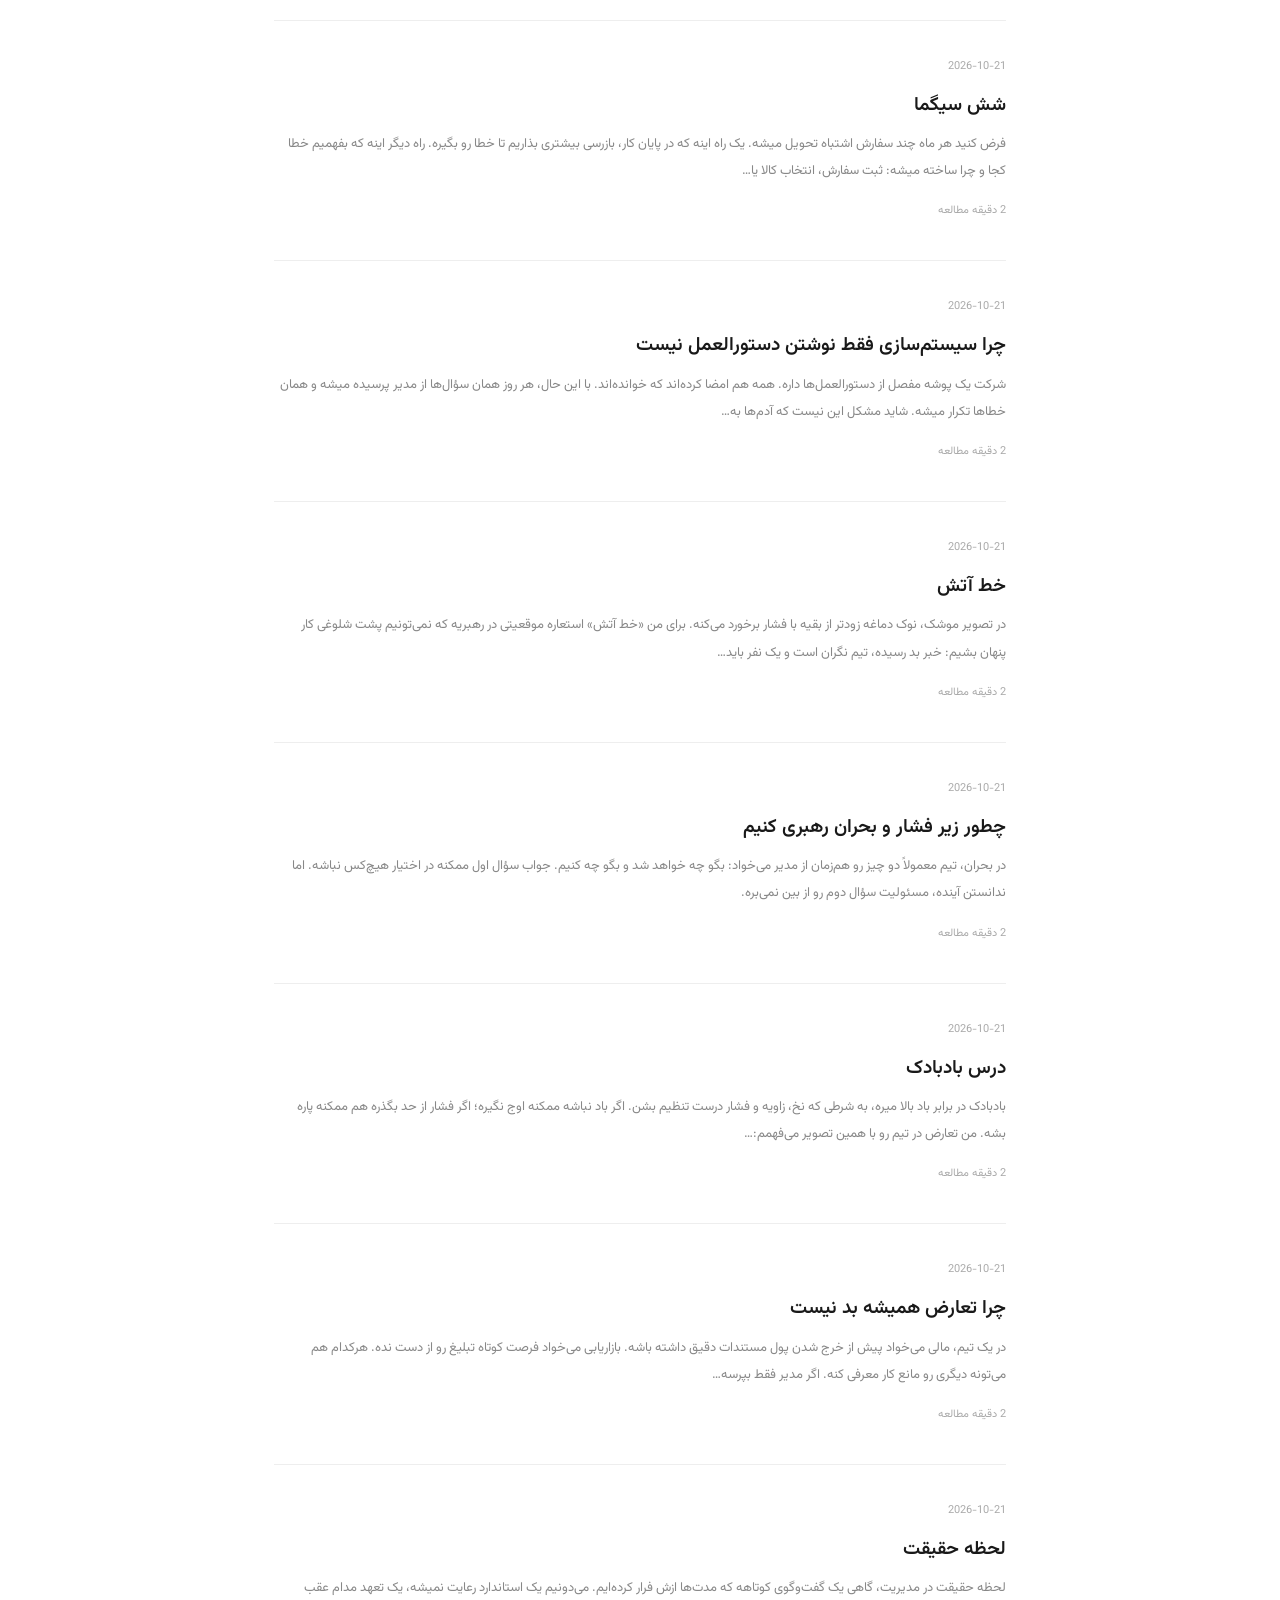
<file: notes.html>
<!doctype html><html lang="fa" dir="rtl"><head><meta charset="utf-8"><meta name="viewport" content="width=device-width,initial-scale=1"><meta name="description" content="یادداشت‌های مسعود علیزاده"><title>مسعود علیزاده — یادداشت‌ها</title><link rel="stylesheet" href="./assets/style.css"></head><body data-page="notes"><header class="identity"><a href="./"><img class="avatar" src="./assets/portrait.jpg" onerror="this.src='https://github.com/masoodalizade.png'" alt="مسعود علیزاده"></a><h1>مسعود علیزاده</h1><nav aria-label="بخش‌ها"><a href="./">تجربه‌ها</a><a class="selected" href="./notes.html">یادداشت‌ها</a></nav></header><main><section id="notes" class="notes" aria-label="فهرست یادداشت‌ها"></section></main><footer>MASOUD ALIZADEH</footer><script src="./assets/content.js?v=experiences-1" defer></script><script src="./assets/site.js?v=experiences-1" defer></script></body></html>
</file>
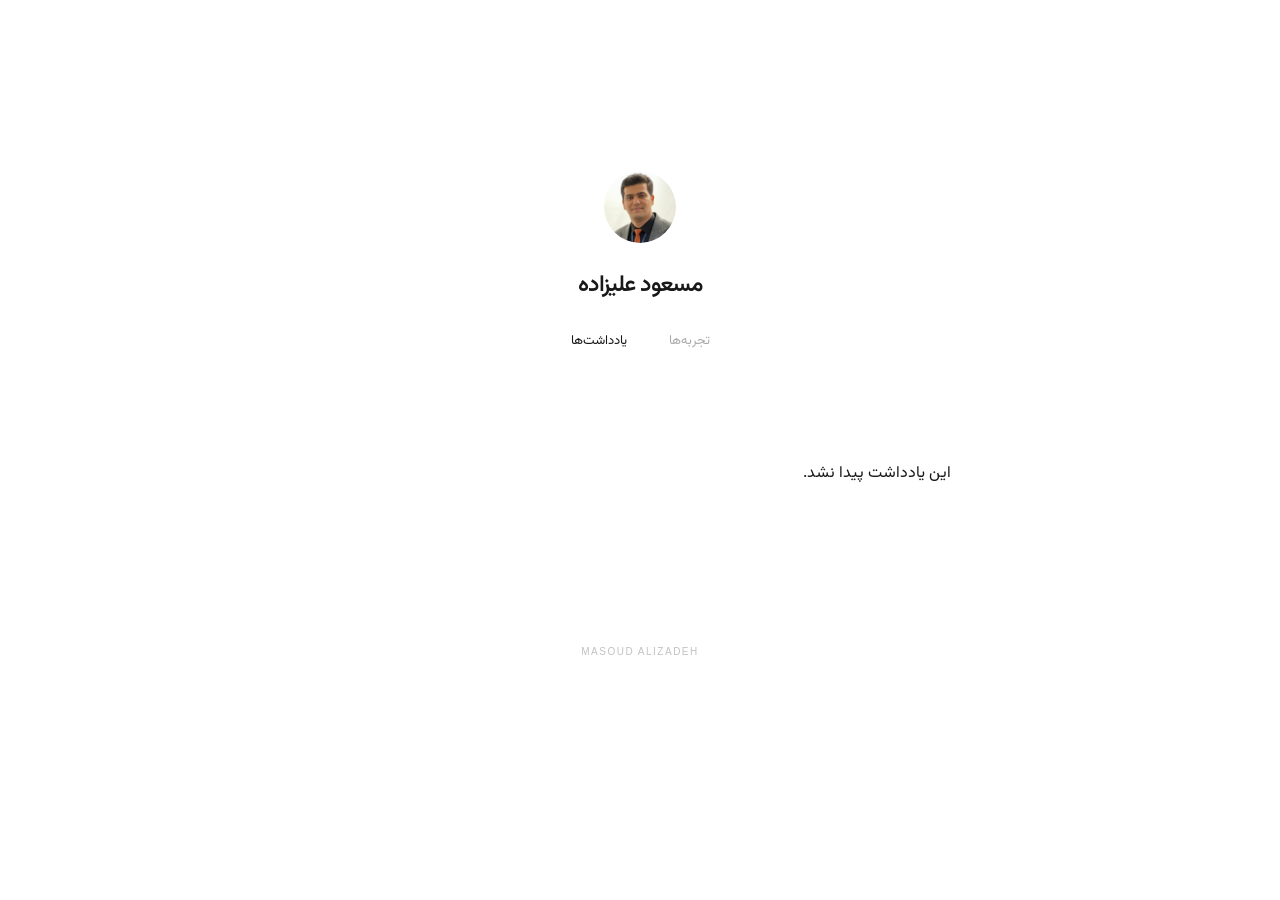
<file: post.html>
<!doctype html><html lang="fa" dir="rtl"><head><meta charset="utf-8"><meta name="viewport" content="width=device-width,initial-scale=1"><title>یادداشت — مسعود علیزاده</title><link rel="stylesheet" href="./assets/style.css"></head><body data-page="post"><header class="identity compact"><a href="./"><img class="avatar" src="./assets/portrait.jpg" onerror="this.src='https://github.com/masoodalizade.png'" alt="مسعود علیزاده"></a><h1>مسعود علیزاده</h1><nav aria-label="بخش‌ها"><a href="./">تجربه‌ها</a><a class="selected" href="./notes.html">یادداشت‌ها</a></nav></header><main><article id="post" class="post"></article></main><footer>MASOUD ALIZADEH</footer><script src="./assets/content.js?v=experiences-1" defer></script><script src="./assets/site.js?v=experiences-1" defer></script></body></html>
</file>
<file: assets/style.css>
@import url('https://fonts.googleapis.com/css2?family=Vazirmatn:wght@300;400;500;600;700&display=swap');:root{color-scheme:light;font-family:Vazirmatn,Tahoma,sans-serif;color:#191919;background:#fff;font-synthesis:none}*{box-sizing:border-box}html{scroll-behavior:smooth}body{margin:0;min-height:100vh}a{color:inherit;text-decoration:none}.identity{padding-top:clamp(110px,19vh,210px);display:flex;flex-direction:column;align-items:center}.avatar{width:72px;height:72px;border-radius:50%;object-fit:cover;object-position:center;display:block}.identity h1{font-size:23px;font-weight:600;letter-spacing:-.7px;margin:24px 0 28px}.identity nav{display:flex;gap:42px}.identity nav a{font-size:13px;color:#aaa;transition:color .25s}.identity nav a:hover,.identity nav a.selected{color:#171717}.timeline{position:relative;max-width:820px;margin:clamp(145px,24vh,270px) auto 0;padding:20px 24px 10px}.spine{position:absolute;top:0;bottom:0;left:50%;width:1px;background:#e1e1e1;transform:translateX(-50%)}.event{position:relative;display:grid;grid-template-columns:1fr 1fr;column-gap:76px;min-height:190px;align-items:center;direction:ltr}.event:nth-child(3n){min-height:235px}.event .dot{position:absolute;left:50%;top:50%;transform:translate(-50%,-50%);border:1px solid #b4b4b4;background:#fff;border-radius:50%;width:9px;height:9px;z-index:2}.event .year{position:absolute;top:calc(50% - 11px);font:400 12px/1.6 Arial,sans-serif;color:#aaa;letter-spacing:.6px;direction:ltr}.event.right .year{right:calc(50% + 19px)}.event.left .year{left:calc(50% + 19px)}.event .box{border:1px solid #e9e9e9;border-radius:5px;padding:21px 23px;background:#fff;direction:rtl;width:100%;max-width:315px;transition:border-color .25s}.event .box:hover{border-color:#c8c8c8}.event.right .box{grid-column:2;justify-self:start}.event.left .box{grid-column:1;justify-self:end}.event h2{font-size:16px;font-weight:600;line-height:1.85;margin:0 0 5px}.event p{font-size:12px;color:#888;line-height:2.1;margin:0}.notes{max-width:780px;margin:clamp(130px,21vh,220px) auto 0;padding:0 24px}.note{display:flex;align-items:center;gap:38px;padding:32px 0 38px;border-bottom:1px solid #eee;direction:rtl}.note:last-child{border:0}.note-copy{flex:1;min-width:0}.note time,.note .reading{font-size:11px;color:#aaa}.note h2{font-size:19px;line-height:1.85;font-weight:600;margin:10px 0 8px}.note p{font-size:13px;color:#888;line-height:2.1;margin:0 0 12px}.note img{width:118px;height:118px;object-fit:cover;flex-shrink:0;border-radius:2px}.note:hover h2{text-decoration:underline;text-decoration-thickness:1px;text-underline-offset:5px}.post{max-width:670px;margin:110px auto 0;padding:0 24px}.post .back{font-size:12px;color:#999}.post time{display:block;font-size:12px;color:#aaa;margin:65px 0 16px}.post h2{font-size:31px;line-height:1.75;margin:0 0 12px}.post .intro{font-size:16px;color:#888;line-height:2.2}.post .cover{width:100%;max-height:390px;object-fit:cover;margin:30px 0}.post .body{font-size:16px;line-height:2.55;margin:45px 0}.post .body p{margin:0 0 25px;white-space:pre-line}footer{font:10px Arial,sans-serif;letter-spacing:1.5px;text-align:center;color:#c2c2c2;padding:160px 20px 38px}.reveal{opacity:0;transform:translateY(10px);transition:opacity .7s ease,transform .7s ease}.reveal.visible{opacity:1;transform:none}@media(max-width:650px){.identity{padding-top:100px}.avatar{width:66px;height:66px}.identity h1{font-size:21px}.timeline{margin-top:130px;padding:0 20px 0 14px}.spine{left:auto;right:38px;transform:none}.event,.event:nth-child(3n){display:block;direction:rtl;min-height:160px;padding:25px 0 20px}.event .dot{left:auto;right:34px;top:50%;transform:translateY(-50%)}.event .box,.event.right .box,.event.left .box{margin-right:68px;width:calc(100% - 68px);max-width:none;padding:17px 17px}.event h2{font-size:14px}.event p{font-size:12px}.event .year,.event.right .year,.event.left .year{right:54px;left:auto;top:4px;font-size:11px}.notes{margin-top:120px}.note{gap:18px;padding:27px 0}.note h2{font-size:15px}.note p{font-size:12px}.note img{width:85px;height:85px}.post{margin-top:80px}.post h2{font-size:24px}.post .body{font-size:14px}}@media(prefers-reduced-motion:reduce){html{scroll-behavior:auto}.reveal{opacity:1;transform:none;transition:none}}
.post .note-source{font-size:12px;line-height:2.2;color:#888;border-top:1px solid #eee;margin-top:24px;padding-top:18px}.post .note-source a{text-decoration:underline;text-underline-offset:3px}

.event a.box{display:block}.event a.box:hover h2{text-decoration:underline;text-decoration-thickness:1px;text-underline-offset:5px}.event-reading{display:block;font-size:10px;line-height:1.8;color:#999;margin-top:13px}.event-reading span{display:inline-block;margin-right:5px}.event a.box:hover .event-reading{color:#333}.event{scroll-margin-top:60px}a:focus-visible,button:focus-visible,input:focus-visible,textarea:focus-visible{outline:2px solid #555;outline-offset:4px}.experience-post .cover{height:auto;max-height:none;object-fit:contain;border-radius:3px}.experience-media{margin:38px 0}.experience-media img,.experience-media video{display:block;width:100%;height:auto;border-radius:3px}.experience-media figcaption{font-size:12px;line-height:2;color:#888;margin-top:12px}.video-frame{position:relative;aspect-ratio:16/9;background:#f5f5f5;border-radius:3px;overflow:hidden}.video-frame iframe{position:absolute;inset:0;width:100%;height:100%;border:0}.video-external{display:flex;align-items:center;justify-content:center;gap:12px;border:1px solid #e9e9e9;border-radius:4px;padding:40px 20px;font-size:14px}.video-external:hover{border-color:#aaa}.video-external span{font-size:28px}.media-original{display:inline-block;font-size:11px;color:#888;margin-top:12px;text-decoration:underline;text-underline-offset:4px}.experience-evidence{border-top:1px solid #eee;margin-top:48px;padding-top:24px}.experience-evidence h3{font-size:14px;font-weight:500;margin:0 0 12px}.experience-evidence ul{list-style:none;padding:0;margin:0}.experience-evidence li{font-size:13px;line-height:2.2;margin:8px 0}.experience-evidence a{text-decoration:underline;text-underline-offset:5px}.post .missing-title{margin-top:65px;font-size:23px}.experience-post{overflow-wrap:anywhere}@media(max-width:650px){.experience-media{margin:28px 0}.experience-media figcaption{font-size:11px}.event-reading{margin-top:10px}}
</file>
<file: admin/style.css>
.editor-section{border-top:1px solid #eee;margin-top:30px;padding-top:20px}.editor-section h2{font-size:16px;font-weight:500;margin:0 0 8px}.admin .field-help{font-size:11px;line-height:2.1;color:#888;margin:8px 0 15px}.admin .body-editor{min-height:280px;line-height:2.2}.admin fieldset{min-width:0;border:1px solid #e5e5e5;border-radius:5px;padding:10px 16px 16px;margin:22px 0}.admin legend{font-size:12px;color:#777;padding:0 8px}.row-actions{display:flex;gap:8px;flex-wrap:wrap;margin-top:16px}.admin .row-actions button{font-size:11px;padding:8px 12px}.admin input[readonly]{background:#f8f8f8;color:#888}.admin .upload-label{font-size:11px;color:#888}.admin .upload-input{font-size:11px;padding:9px;max-width:100%}.editor-preview{display:inline-flex;align-items:center;font-size:12px;text-decoration:underline;text-underline-offset:4px}.editor{min-width:0}.cols{align-items:start}.line>div{min-width:0}@media(max-width:700px){.items{max-height:250px;overflow:auto}.line{flex-direction:column;gap:0}.admin fieldset{padding:8px 12px 12px}}
.admin #workspace>.toolbar{position:sticky;top:0;z-index:4;background:#fff;border-bottom:1px solid #eee;padding:12px 0;margin-top:16px}
</file>
